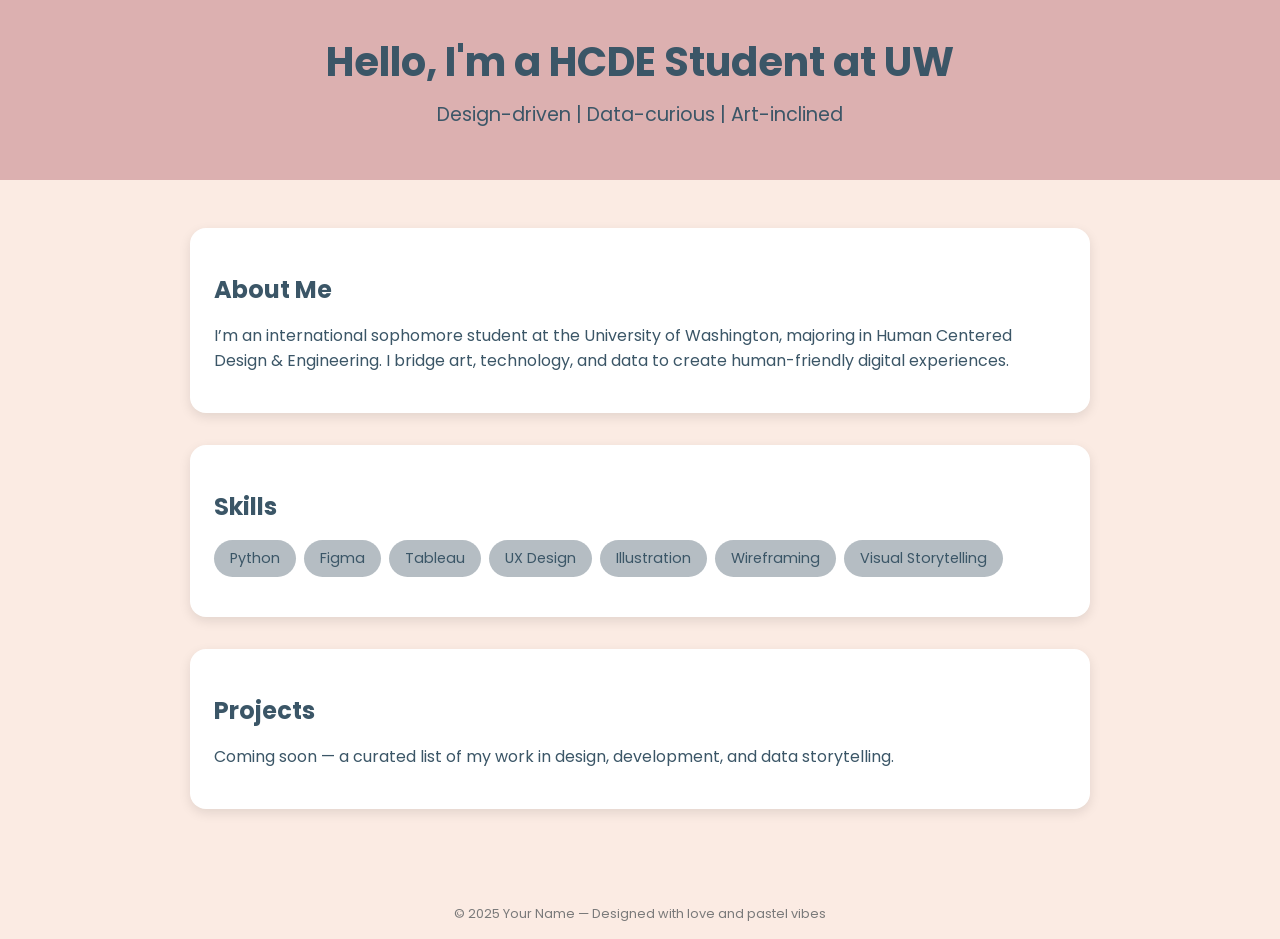
<file: html/index.html>
<!DOCTYPE html>
<html lang="en">
<head>
  <meta charset="UTF-8">
  <meta name="viewport" content="width=device-width, initial-scale=1.0">
  <title>My Portfolio</title>
  <link href="https://fonts.googleapis.com/css2?family=Poppins:wght@300;500;700&display=swap" rel="stylesheet">
  <style>
    body {
      margin: 0;
      font-family: 'Poppins', sans-serif;
      background-color: #fbebe3;
      color: #3b5667;
      overflow-x: hidden;
    }

    header {
      background-color: #dcb0b0;
      padding: 2rem;
      text-align: center;
      animation: fadeIn 1.5s ease-in forwards;
    }

    header h1 {
      margin: 0;
      font-size: 2.5rem;
    }

    header p {
      font-size: 1.2rem;
      margin-top: 0.5rem;
    }

    .container {
      max-width: 900px;
      margin: 2rem auto;
      padding: 1rem;
      animation: slideUp 1s ease-out forwards;
    }

    .card {
      background-color: #ffffff;
      border-radius: 1rem;
      box-shadow: 0 4px 12px rgba(0, 0, 0, 0.1);
      margin-bottom: 2rem;
      padding: 1.5rem;
      transition: transform 0.3s ease;
    }

    .card:hover {
      transform: translateY(-5px);
    }

    h2 {
      color: #3b5667;
      margin-bottom: 1rem;
    }

    ul.skills {
      list-style: none;
      padding: 0;
      display: flex;
      flex-wrap: wrap;
      gap: 0.5rem;
    }

    ul.skills li {
      background-color: #b5bdc3;
      padding: 0.5rem 1rem;
      border-radius: 999px;
      font-size: 0.9rem;
    }

    footer {
      text-align: center;
      padding: 1rem;
      font-size: 0.8rem;
      color: #7a7a7a;
    }

    @keyframes fadeIn {
      from { opacity: 0; transform: translateY(-20px); }
      to { opacity: 1; transform: translateY(0); }
    }

    @keyframes slideUp {
      from { opacity: 0; transform: translateY(30px); }
      to { opacity: 1; transform: translateY(0); }
    }

    @media (max-width: 600px) {
      header h1 {
        font-size: 2rem;
      }
    }
  </style>
</head>
<body>
  <header>
    <h1>Hello, I'm a HCDE Student at UW</h1>
    <p>Design-driven | Data-curious | Art-inclined</p>
  </header>

  <div class="container">
    <div class="card">
      <h2>About Me</h2>
      <p>I’m an international sophomore student at the University of Washington, majoring in Human Centered Design & Engineering. I bridge art, technology, and data to create human-friendly digital experiences.</p>
    </div>

    <div class="card">
      <h2>Skills</h2>
      <ul class="skills">
        <li>Python</li>
        <li>Figma</li>
        <li>Tableau</li>
        <li>UX Design</li>
        <li>Illustration</li>
        <li>Wireframing</li>
        <li>Visual Storytelling</li>
      </ul>
    </div>

    <div class="card">
      <h2>Projects</h2>
      <p>Coming soon — a curated list of my work in design, development, and data storytelling.</p>
    </div>
  </div>

  <footer>
    &copy; 2025 Your Name — Designed with love and pastel vibes
  </footer>
</body>
</html>
</file>
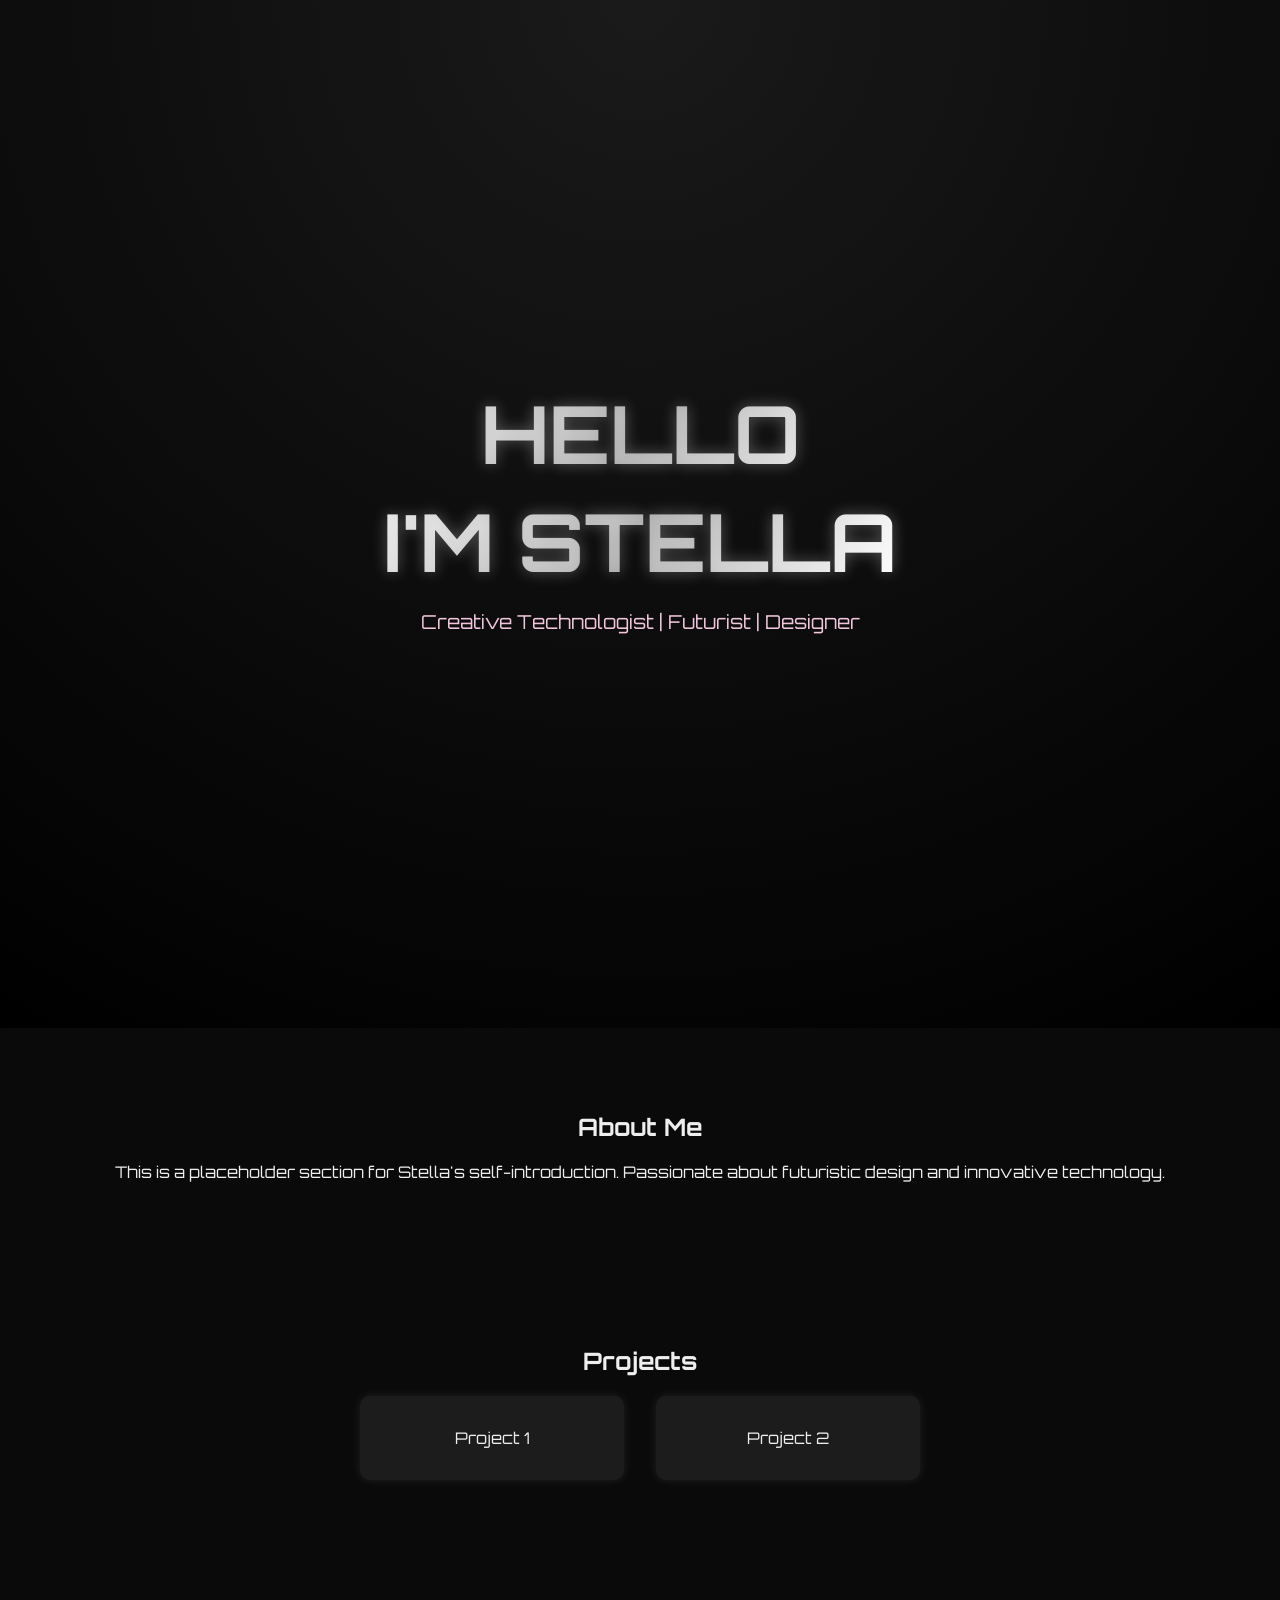
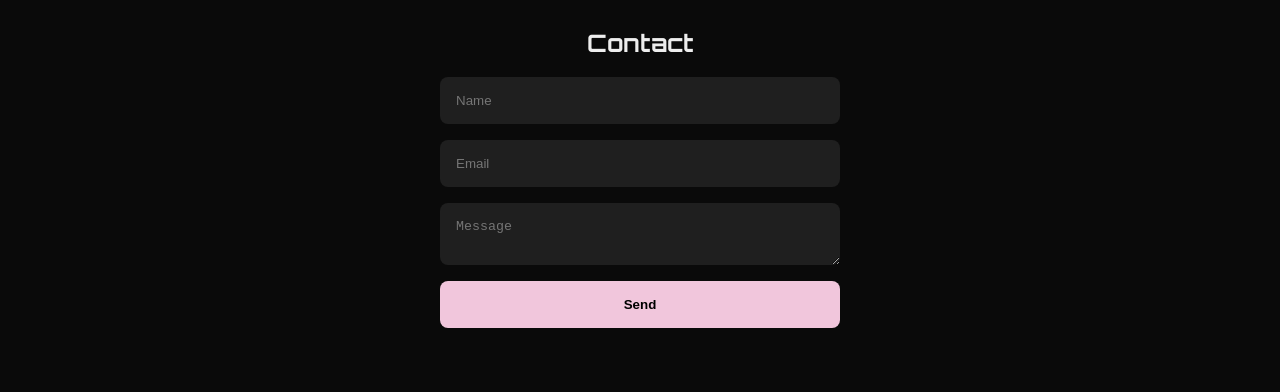
<file: stella-y3k-animated/index.html>
<!DOCTYPE html>
<html lang="en">
<head>
  <meta charset="UTF-8" />
  <meta name="viewport" content="width=device-width, initial-scale=1.0"/>
  <title>Stella's Futuristic Portfolio</title>
  <link rel="stylesheet" href="style.css" />
  <link href="https://fonts.googleapis.com/css2?family=Orbitron:wght@500;700&display=swap" rel="stylesheet">
</head>
<body>
  <section class="hero">
    <div class="hero-inner">
      <h1 class="metal-text animate">HELLO</h1>
      <h2 class="metal-text animate">I'M STELLA</h2>
      <p class="tagline animate">Creative Technologist | Futurist | Designer</p>
    </div>
  </section>

  <section class="about animate">
    <h2>About Me</h2>
    <p>This is a placeholder section for Stella's self-introduction. Passionate about futuristic design and innovative technology.</p>
  </section>

  <section class="projects animate">
    <h2>Projects</h2>
    <div class="project-list">
      <div class="project-card">Project 1</div>
      <div class="project-card">Project 2</div>
    </div>
  </section>

  <section class="contact animate">
    <h2>Contact</h2>
    <form>
      <input type="text" placeholder="Name" />
      <input type="email" placeholder="Email" />
      <textarea placeholder="Message"></textarea>
      <button type="submit">Send</button>
    </form>
  </section>

  <script src="script.js"></script>
</body>
</html>
</file>
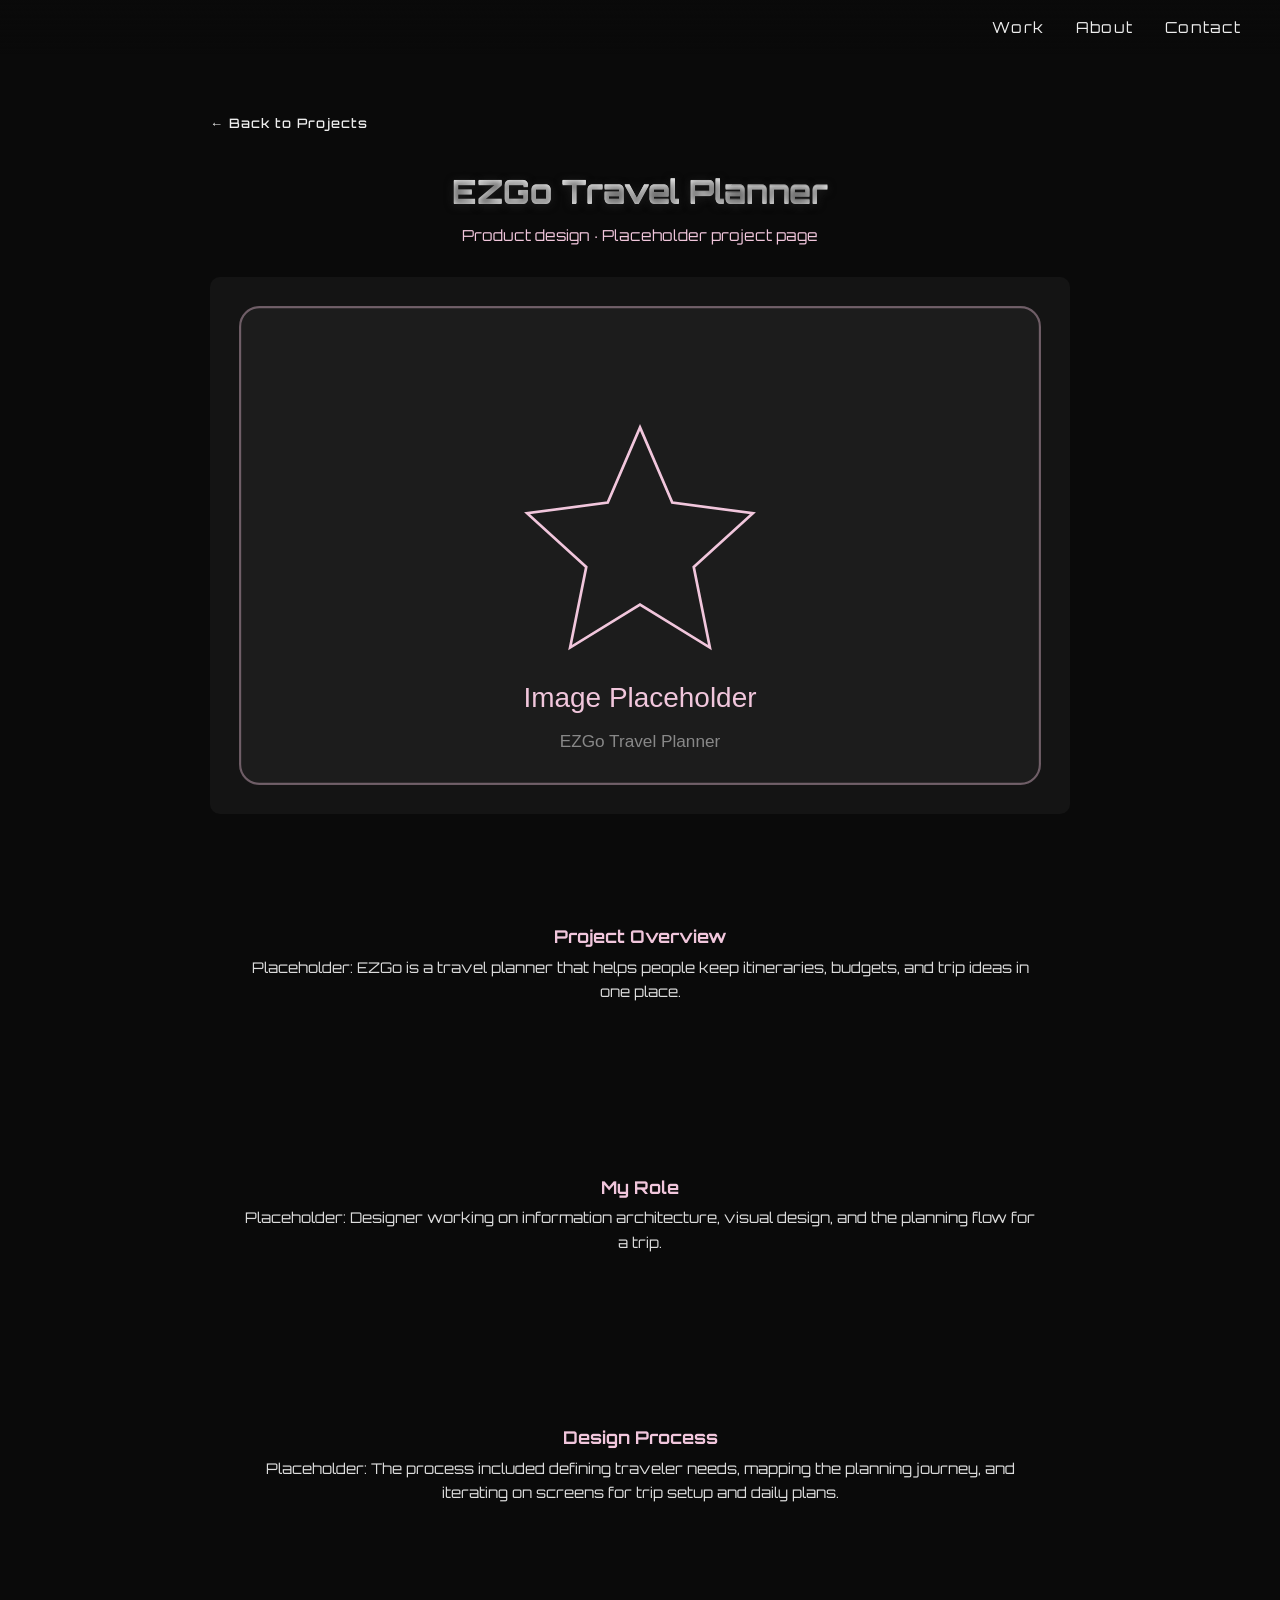
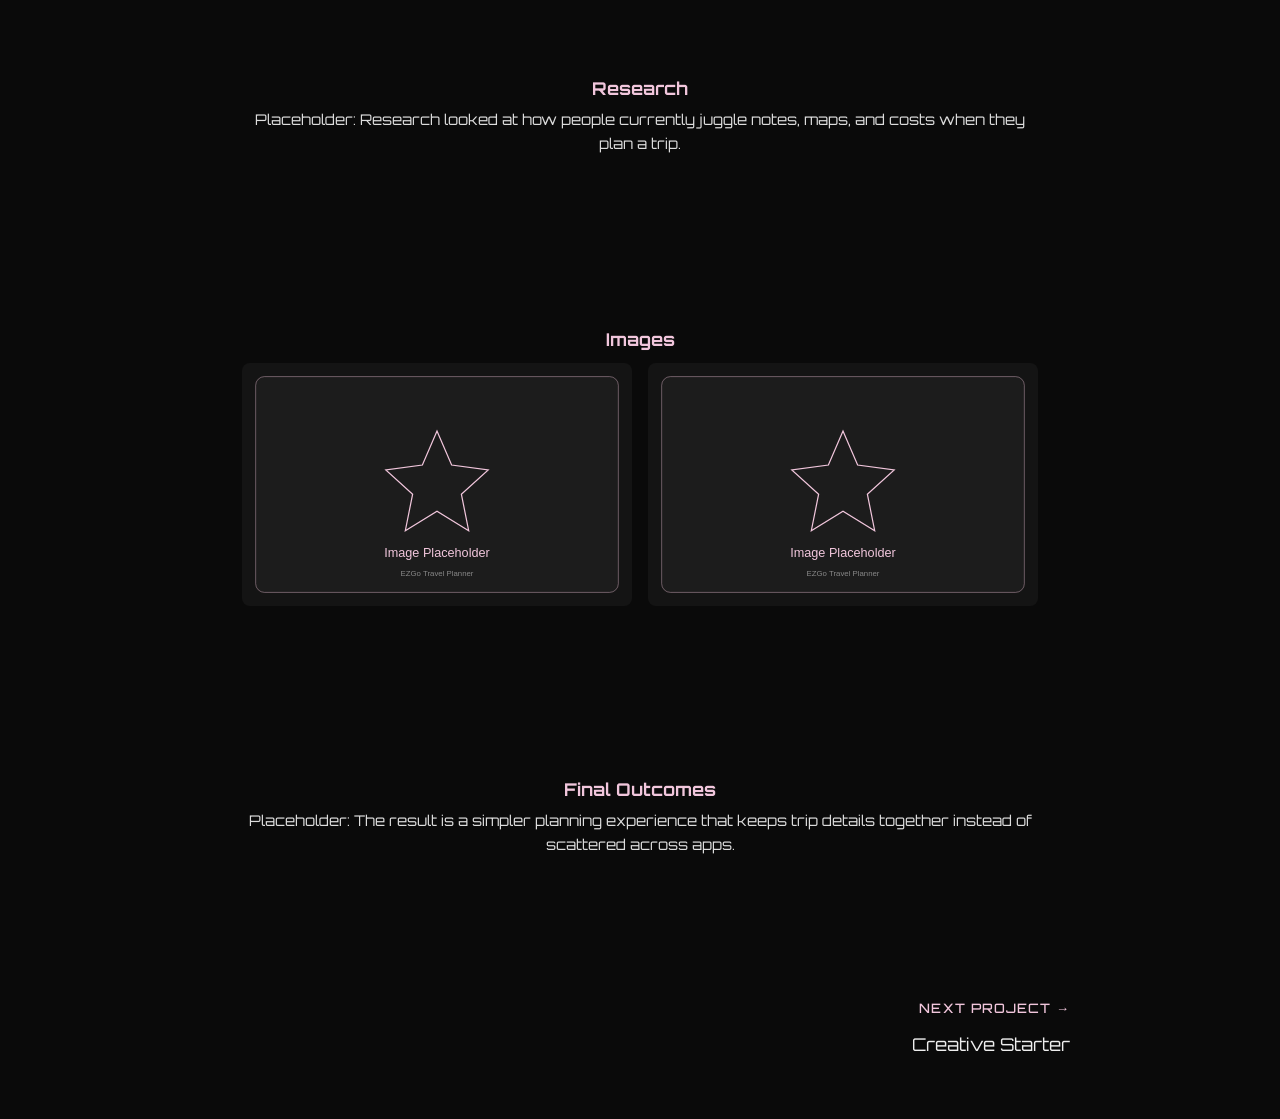
<file: projects/ezgo.html>
<!DOCTYPE html>
<html lang="en">
<head>
  <meta charset="UTF-8" />
  <meta name="viewport" content="width=device-width, initial-scale=1.0"/>
  <title>EZGo Travel Planner | Stella's Portfolio</title>
  <link rel="stylesheet" href="../style.css?v=4" />
  <link href="https://fonts.googleapis.com/css2?family=Orbitron:wght@500;700&display=swap" rel="stylesheet">
</head>
<body>
  <header class="site-header">
    <nav class="site-nav" aria-label="Page">
      <a href="../index.html#project">Work</a>
      <a href="../index.html#about">About</a>
      <a href="../index.html#contact">Contact</a>
    </nav>
  </header>

  <main class="project-detail">
    <a href="../index.html#project" class="back-projects">← Back to Projects</a>
    <h1 class="metallic-shine">EZGo Travel Planner</h1>
    <p class="detail-tagline">Product design · Placeholder project page</p>
    <img class="detail-hero" src="../assets/placeholders/project-ezgo.svg" alt="EZGo Travel Planner image placeholder">

    <section class="detail-block">
      <h2>Project Overview</h2>
      <p>Placeholder: EZGo is a travel planner that helps people keep itineraries, budgets, and trip ideas in one place.</p>
    </section>
    <section class="detail-block">
      <h2>My Role</h2>
      <p>Placeholder: Designer working on information architecture, visual design, and the planning flow for a trip.</p>
    </section>
    <section class="detail-block">
      <h2>Design Process</h2>
      <p>Placeholder: The process included defining traveler needs, mapping the planning journey, and iterating on screens for trip setup and daily plans.</p>
    </section>
    <section class="detail-block">
      <h2>Research</h2>
      <p>Placeholder: Research looked at how people currently juggle notes, maps, and costs when they plan a trip.</p>
    </section>
    <section class="detail-block">
      <h2>Images</h2>
      <div class="detail-gallery">
        <img src="../assets/placeholders/project-ezgo.svg" alt="Planner image placeholder">
        <img src="../assets/placeholders/project-ezgo.svg" alt="Process image placeholder">
      </div>
    </section>
    <section class="detail-block">
      <h2>Final Outcomes</h2>
      <p>Placeholder: The result is a simpler planning experience that keeps trip details together instead of scattered across apps.</p>
    </section>
    <a class="bloom-next" href="creative-starter.html">
      <span class="bloom-small-label">Next project &#8594;</span>
      <span class="bloom-next-title">Creative Starter</span>
    </a>
  </main>

  <script src="../script.js"></script>
</body>
</html>
</file>
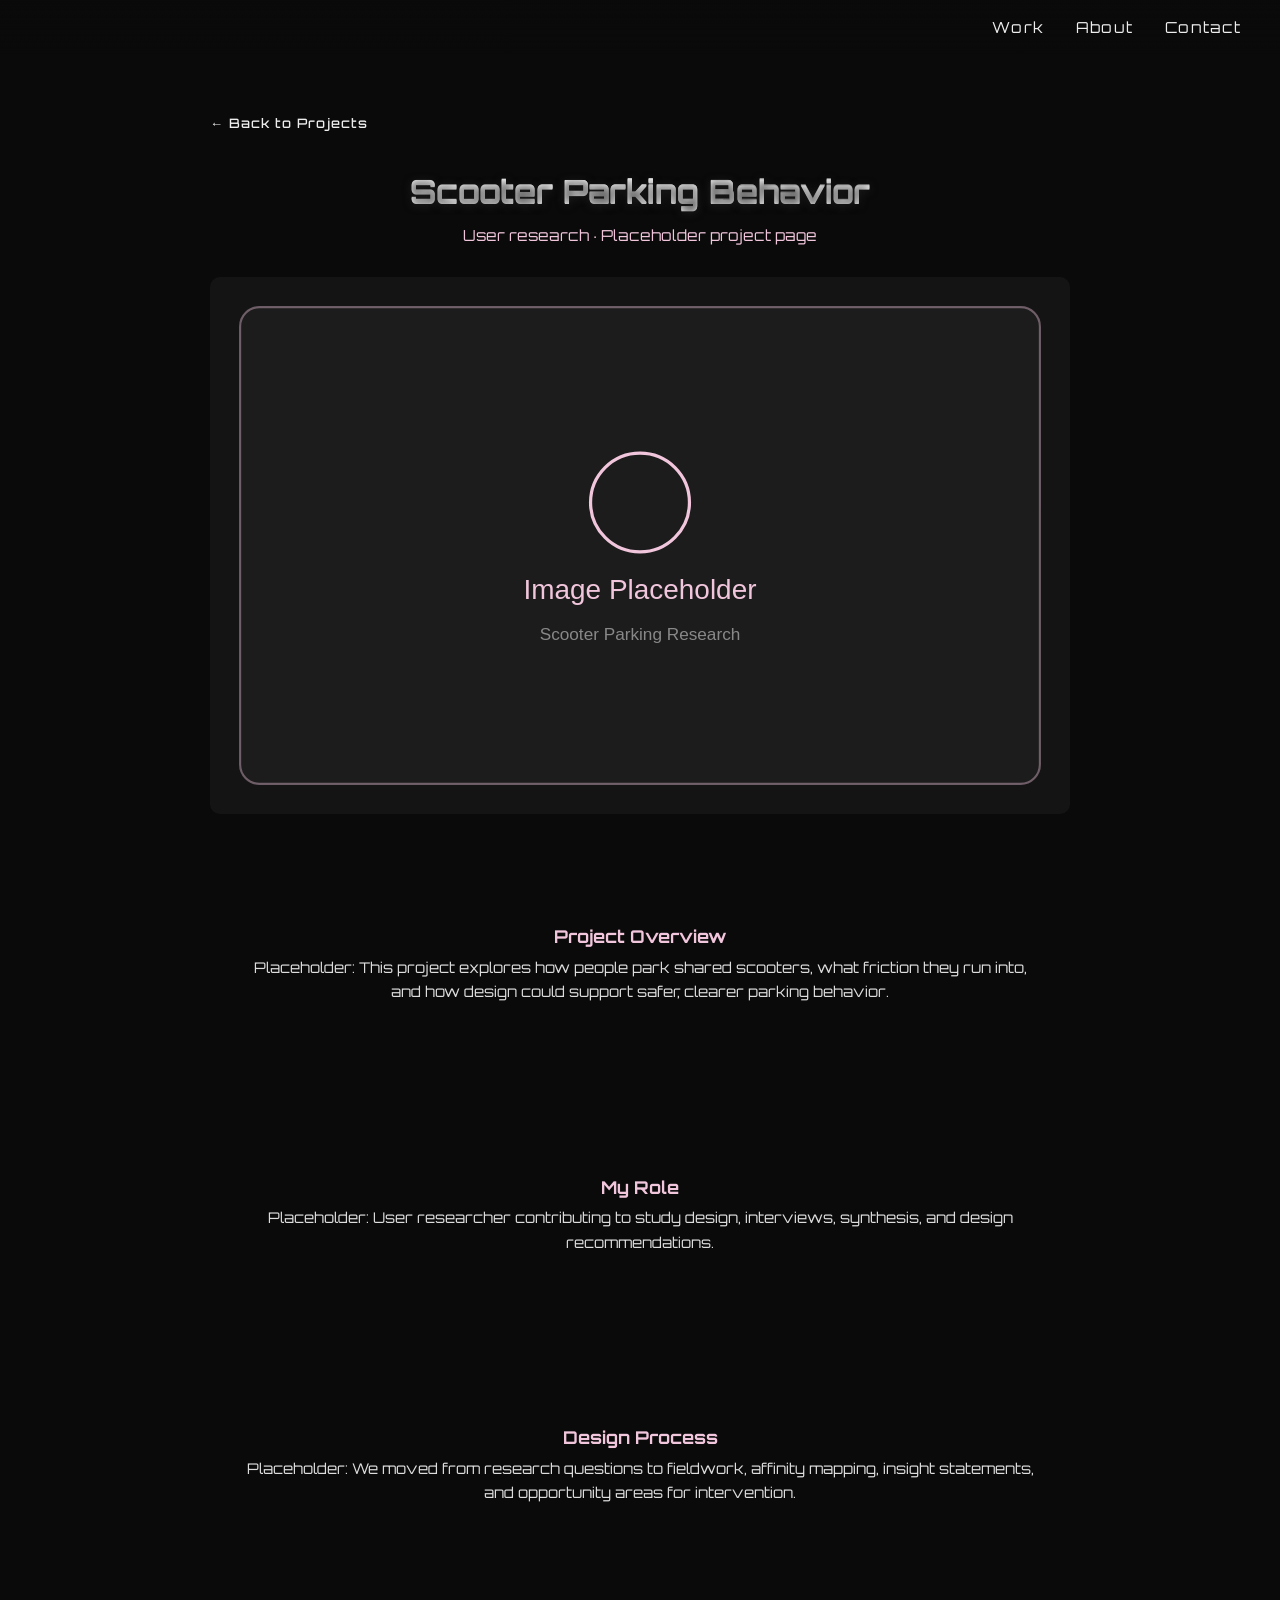
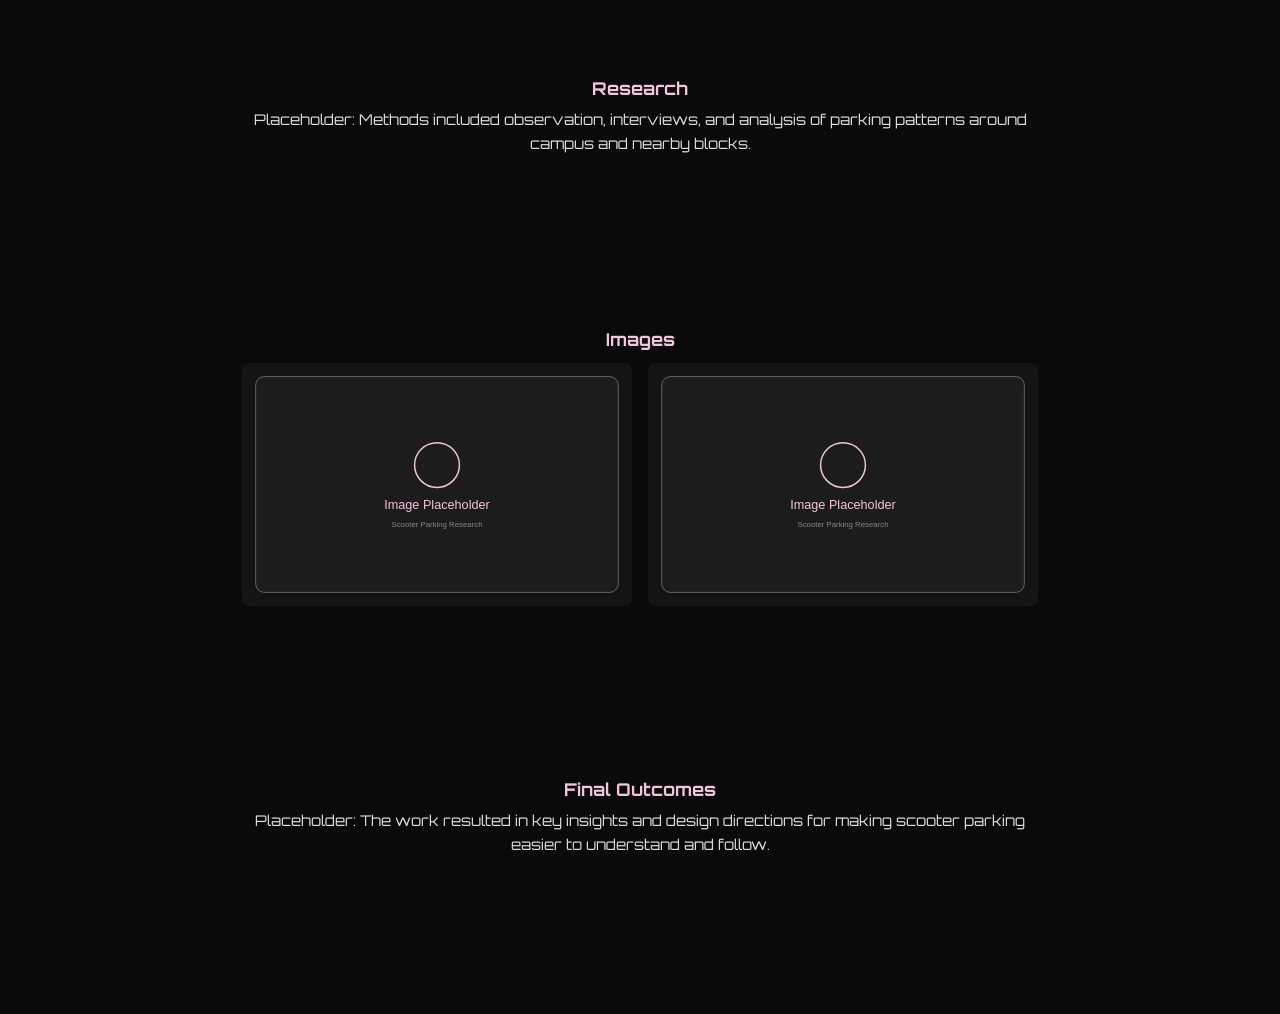
<file: projects/scooter.html>
<!DOCTYPE html>
<html lang="en">
<head>
  <meta charset="UTF-8" />
  <meta name="viewport" content="width=device-width, initial-scale=1.0"/>
  <title>Scooter Parking Behavior | Stella's Portfolio</title>
  <link rel="stylesheet" href="../style.css?v=4" />
  <link href="https://fonts.googleapis.com/css2?family=Orbitron:wght@500;700&display=swap" rel="stylesheet">
</head>
<body>
  <header class="site-header">
    <nav class="site-nav" aria-label="Page">
      <a href="../index.html#project">Work</a>
      <a href="../index.html#about">About</a>
      <a href="../index.html#contact">Contact</a>
    </nav>
  </header>

  <main class="project-detail">
    <a href="../index.html#project" class="back-projects">← Back to Projects</a>
    <h1 class="metallic-shine">Scooter Parking Behavior</h1>
    <p class="detail-tagline">User research · Placeholder project page</p>
    <img class="detail-hero" src="../assets/placeholders/project-scooter.svg" alt="Scooter Parking Behavior project image placeholder">

    <section class="detail-block">
      <h2>Project Overview</h2>
      <p>Placeholder: This project explores how people park shared scooters, what friction they run into, and how design could support safer, clearer parking behavior.</p>
    </section>
    <section class="detail-block">
      <h2>My Role</h2>
      <p>Placeholder: User researcher contributing to study design, interviews, synthesis, and design recommendations.</p>
    </section>
    <section class="detail-block">
      <h2>Design Process</h2>
      <p>Placeholder: We moved from research questions to fieldwork, affinity mapping, insight statements, and opportunity areas for intervention.</p>
    </section>
    <section class="detail-block">
      <h2>Research</h2>
      <p>Placeholder: Methods included observation, interviews, and analysis of parking patterns around campus and nearby blocks.</p>
    </section>
    <section class="detail-block">
      <h2>Images</h2>
      <div class="detail-gallery">
        <img src="../assets/placeholders/project-scooter.svg" alt="Research image placeholder">
        <img src="../assets/placeholders/project-scooter.svg" alt="Process image placeholder">
      </div>
    </section>
    <section class="detail-block">
      <h2>Final Outcomes</h2>
      <p>Placeholder: The work resulted in key insights and design directions for making scooter parking easier to understand and follow.</p>
    </section>
  </main>

  <script src="../script.js"></script>
</body>
</html>
</file>
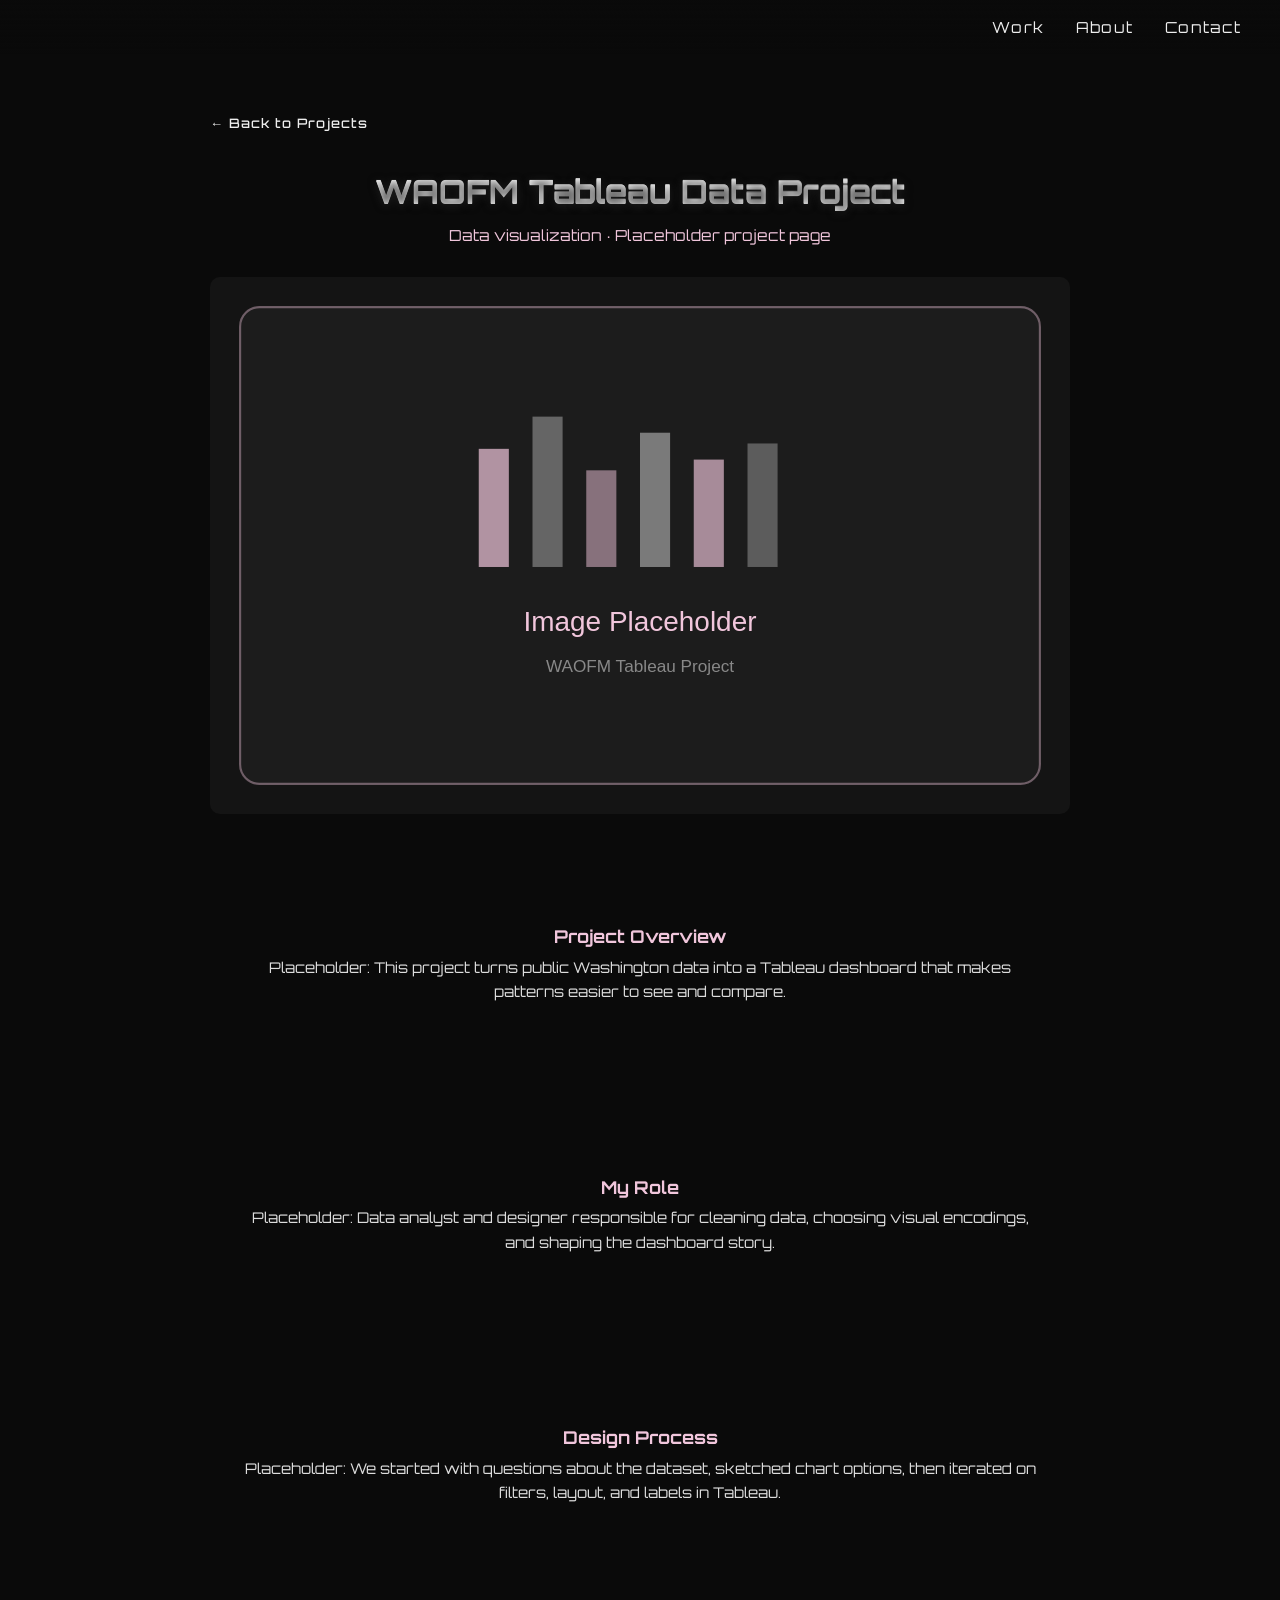
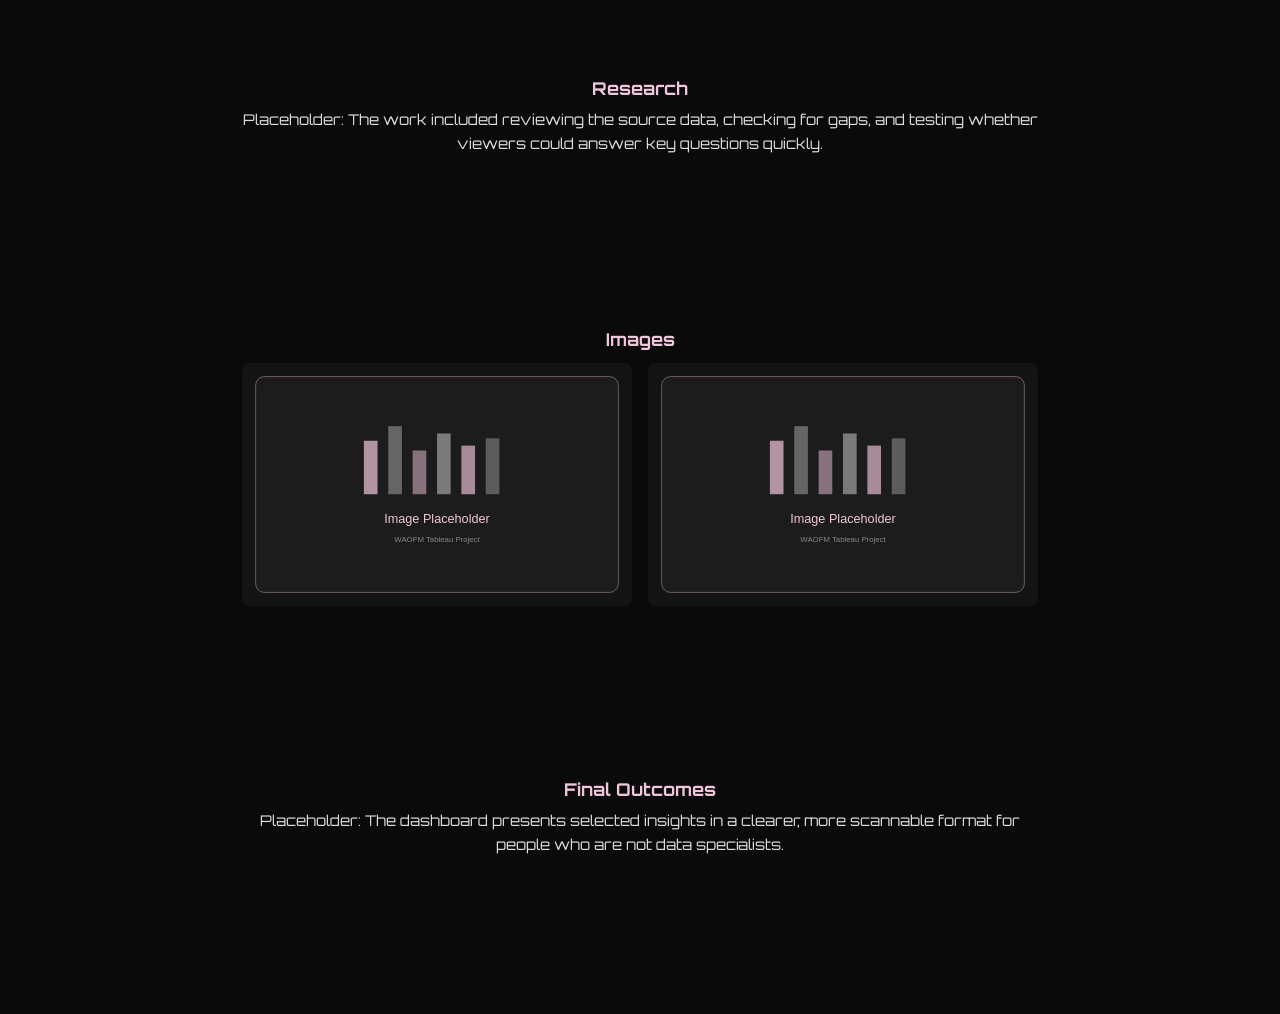
<file: projects/waofm.html>
<!DOCTYPE html>
<html lang="en">
<head>
  <meta charset="UTF-8" />
  <meta name="viewport" content="width=device-width, initial-scale=1.0"/>
  <title>WAOFM Tableau Data Project | Stella's Portfolio</title>
  <link rel="stylesheet" href="../style.css?v=4" />
  <link href="https://fonts.googleapis.com/css2?family=Orbitron:wght@500;700&display=swap" rel="stylesheet">
</head>
<body>
  <header class="site-header">
    <nav class="site-nav" aria-label="Page">
      <a href="../index.html#project">Work</a>
      <a href="../index.html#about">About</a>
      <a href="../index.html#contact">Contact</a>
    </nav>
  </header>

  <main class="project-detail">
    <a href="../index.html#project" class="back-projects">← Back to Projects</a>
    <h1 class="metallic-shine">WAOFM Tableau Data Project</h1>
    <p class="detail-tagline">Data visualization · Placeholder project page</p>
    <img class="detail-hero" src="../assets/placeholders/project-waofm.svg" alt="WAOFM Tableau Data Project image placeholder">

    <section class="detail-block">
      <h2>Project Overview</h2>
      <p>Placeholder: This project turns public Washington data into a Tableau dashboard that makes patterns easier to see and compare.</p>
    </section>
    <section class="detail-block">
      <h2>My Role</h2>
      <p>Placeholder: Data analyst and designer responsible for cleaning data, choosing visual encodings, and shaping the dashboard story.</p>
    </section>
    <section class="detail-block">
      <h2>Design Process</h2>
      <p>Placeholder: We started with questions about the dataset, sketched chart options, then iterated on filters, layout, and labels in Tableau.</p>
    </section>
    <section class="detail-block">
      <h2>Research</h2>
      <p>Placeholder: The work included reviewing the source data, checking for gaps, and testing whether viewers could answer key questions quickly.</p>
    </section>
    <section class="detail-block">
      <h2>Images</h2>
      <div class="detail-gallery">
        <img src="../assets/placeholders/project-waofm.svg" alt="Dashboard image placeholder">
        <img src="../assets/placeholders/project-waofm.svg" alt="Process image placeholder">
      </div>
    </section>
    <section class="detail-block">
      <h2>Final Outcomes</h2>
      <p>Placeholder: The dashboard presents selected insights in a clearer, more scannable format for people who are not data specialists.</p>
    </section>
  </main>

  <script src="../script.js"></script>
</body>
</html>
</file>
<file: stella-y3k-animated/style.css>
body {
  margin: 0;
  font-family: 'Orbitron', sans-serif;
  background-color: #0a0a0a;
  color: #eee;
  overflow-x: hidden;
}

section {
  padding: 4rem 2rem;
  text-align: center;
}

.hero {
  background: radial-gradient(circle at top, #1a1a1a, #000);
  height: 100vh;
  display: flex;
  align-items: center;
  justify-content: center;
  flex-direction: column;
}

.hero-inner {
  animation: fadeIn 2s ease-out;
}

.metal-text {
  font-size: 5rem;
  font-weight: bold;
  background: linear-gradient(120deg, #e6e6e6, #a8a8a8, #ffffff);
  -webkit-background-clip: text;
  color: transparent;
  text-shadow: 0 0 15px rgba(255,255,255,0.3);
  margin: 0.5rem 0;
}

.tagline {
  font-size: 1.2rem;
  color: #f1c6dc;
}

.projects .project-list {
  display: flex;
  justify-content: center;
  gap: 2rem;
  flex-wrap: wrap;
}

.project-card {
  background: #1c1c1c;
  padding: 2rem;
  border-radius: 10px;
  box-shadow: 0 0 10px rgba(255,255,255,0.1);
  width: 200px;
}

form {
  display: flex;
  flex-direction: column;
  gap: 1rem;
  max-width: 400px;
  margin: 0 auto;
}

input, textarea {
  padding: 1rem;
  border-radius: 8px;
  border: none;
  background: #1f1f1f;
  color: white;
}

button {
  background: #f1c6dc;
  border: none;
  padding: 1rem;
  border-radius: 8px;
  color: #000;
  font-weight: bold;
  cursor: pointer;
}

.animate {
  opacity: 0;
  transform: translateY(30px);
  transition: opacity 0.8s ease, transform 0.8s ease;
}

.animate.visible {
  opacity: 1;
  transform: translateY(0);
}

@keyframes fadeIn {
  from { opacity: 0; transform: translateY(-20px); }
  to { opacity: 1; transform: translateY(0); }
}
</file>
<file: style.css>
html {
  scroll-behavior: smooth;
  scroll-padding-top: 4.5rem;
}

body {
  margin: 0;
  font-family: 'Orbitron', sans-serif;
  background-color: #0a0a0a;
  color: #eee;
  overflow-x: hidden;
}

.site-header {
  position: fixed;
  top: 0;
  left: 0;
  right: 0;
  z-index: 100;
  display: flex;
  justify-content: flex-end;
  align-items: center;
  padding: 1.1rem 2.4rem;
  background: linear-gradient(to bottom, rgba(10, 10, 10, 0.88), rgba(10, 10, 10, 0.2) 80%, transparent);
  pointer-events: none;
}

.site-nav {
  display: flex;
  gap: 2rem;
  pointer-events: auto;
}

.site-nav a {
  color: #eee;
  text-decoration: none;
  font-size: 0.95rem;
  letter-spacing: 0.08em;
  font-family: 'Orbitron', sans-serif;
  transition: color 0.25s ease;
}

.site-nav a:visited {
  color: #eee;
}

.site-nav a:hover,
.site-nav a:focus {
  color: #f1c6dc;
}

section {
  padding: 4rem 2rem;
  text-align: center;
}

.hero {
  position: relative;
  background: radial-gradient(circle at top, #1a1a1a, #000);
  height: 100vh;
  min-height: 36rem;
  box-sizing: border-box;
  display: flex;
  align-items: center;
  justify-content: center;
  flex-direction: column;
  padding: 0 2rem 2.6rem;
  overflow: hidden;
}

.hero-inner {
  position: relative;
  z-index: 2;
  width: min(100%, 58rem);
}

.hero-row {
  display: flex;
  justify-content: center;
  align-items: flex-end;
  gap: 2rem;
}

.hello-left {
  transform: translateX(-20px);
}

.stella-right {
  transform: translateX(20px);
}

.metal-text {
  font-size: 6rem;
  font-weight: 900;
  position: relative;
  background: 
    repeating-linear-gradient(135deg, rgba(180,180,180,0.12) 0px, rgba(180,180,180,0.12) 2px, transparent 2px, transparent 10px), /* subtle grunge */
    linear-gradient(120deg, #f8f8f8 0%, #e6e6e6 10%, #bdbdbd 25%, #888 40%, #fff 55%, #a8a8a8 70%, #e6e6e6 85%, #222 100%),
    radial-gradient(ellipse at 60% 40%, rgba(241,198,220,0.5) 0%, rgba(241,198,220,0.1) 40%, transparent 70%),
    linear-gradient(100deg, transparent 40%, #fff 48%, #fff 52%, transparent 60%);
  background-size: 100% 100%, 100% 100%, 100% 100%, 100% 100%;
  background-blend-mode: multiply, lighten, lighten, lighten;
  -webkit-background-clip: text;
  -webkit-text-fill-color: transparent;
  color: transparent;
  text-shadow:
    2px 2px 0 #bdbdbd,
    4px 4px 0 #888,
    6px 6px 0 #222,
    0 1px 0 #fff,
    0 0 2px #fff,
    0 0 1px #000,
    0 0 2px #000;
  letter-spacing: 0.04em;
  margin: 0.5rem 0;
}

.shine {
  text-shadow:
    0 1px 8px rgba(255,255,255,0.25),
    0 0px 2px #fff;
  transition: text-shadow 0.3s;
}

.metallic-shine {
  background: 
    linear-gradient(120deg, #fff 50%, #e6e6e6 60%, #bdbdbd 50%, #fff 100%),
    linear-gradient(90deg, transparent 30%, #fff 40%, #fff 60%, transparent 70%);
  -webkit-background-clip: text;
  -webkit-text-fill-color: transparent;
  color: transparent;
  text-shadow:
    0 2px 8px #222,
    0 1px 0 #fff;
}

.hero-copy {
  position: relative;
  z-index: 2;
  padding: 0 1rem;
  transform: translateY(-22px);
}

.hero .metal-text {
  text-shadow:
    1px 1px 0 #bdbdbd,
    2px 2px 0 #7a7a7a,
    0 1px 0 rgba(255, 255, 255, 0.35),
    0 0 6px rgba(255, 255, 255, 0.16);
}

.hero-hello {
  font-size: clamp(2.95rem, 4.01vw, 4.37rem);
  font-weight: 700;
  letter-spacing: 0.08em;
  margin: 0 0 27px;
  opacity: 0;
  animation: heroFade 0.85s ease forwards;
}

.hero-name {
  font-size: clamp(4.96rem, 7.61vw, 8.44rem);
  font-weight: 900;
  letter-spacing: 0.03em;
  line-height: 0.95;
  margin: 0 0 39px;
  opacity: 0;
  animation: heroFade 0.85s ease 0.16s forwards;
}

.hero-stella {
  font-size: 1em;
}

.hero-statement {
  max-width: 48rem;
  margin: 0 auto 28px;
  color: #f1c6dc;
  font-size: clamp(1.15rem, 1.45vw, 1.6rem);
  line-height: 1.35;
  font-weight: 500;
  opacity: 0;
  animation: heroFade 0.85s ease 0.3s forwards;
}

.hero-school {
  margin: 0;
  color: #b1b1b1;
  font-size: clamp(0.88rem, 0.94vw, 1.05rem);
  letter-spacing: 0.16em;
  text-transform: uppercase;
  opacity: 0;
  animation: heroFade 0.85s ease 0.44s forwards;
}

@keyframes heroFade {
  from { opacity: 0; transform: translateY(12px); }
  to { opacity: 1; transform: translateY(0); }
}

.projects .project-list {
  display: grid;
  grid-template-columns: repeat(2, minmax(0, 414px));
  justify-content: center;
  gap: 3.2rem 2.8rem;
  max-width: 873px;
  margin: 0 auto;
}

.project-card {
  position: relative;
  background: rgba(28, 28, 28, 0.55);
  padding: 0.9rem 0.9rem 1.2rem;
  border-radius: 10px;
  box-shadow: 0 0 10px rgba(255,255,255,0.1);
  width: auto;
  color: inherit;
  text-decoration: none;
  cursor: pointer;
  display: flex;
  flex-direction: column;
  align-items: center;
  transition: transform 0.3s cubic-bezier(.4,2,.6,1), box-shadow 0.3s cubic-bezier(.4,2,.6,1);
}

.project-thumb {
  position: relative;
  display: block;
  width: 100%;
  border-radius: 8px;
  overflow: hidden;
  box-shadow: 0 0 10px rgba(255,255,255,0.08);
  max-width: 90%;
  margin: 0 auto;
}

.project-thumb::after {
  content: "";
  position: absolute;
  inset: 0;
  background: linear-gradient(to top, rgba(10, 10, 10, 0.98) 0%, rgba(10, 10, 10, 0.82) 16%, rgba(10, 10, 10, 0.6) 32%, rgba(10, 10, 10, 0.3) 52%, rgba(10, 10, 10, 0.12) 70%, rgba(10, 10, 10, 0.03) 84%, transparent 100%);
  pointer-events: none;
}

.project-thumb img {
  display: block;
  width: 100%;
  height: 100%;
  aspect-ratio: 16 / 10;
  object-fit: cover;
  object-position: center;
  opacity: 0.72;
}

.project-card--farestart .project-thumb img {
  object-position: center top;
  opacity: 1;
  filter: none;
}

.project-card--creative-starter .project-thumb img {
  opacity: 0.8;
}

.project-title {
  margin: 0.85rem 0 0.3rem;
  font-size: 0.95rem;
  font-weight: 700;
  color: #f1c6dc;
  letter-spacing: 0.03em;
}

.project-desc {
  margin: 0 0 0.2rem;
  font-size: 0.72rem;
  line-height: 1.45;
  color: #bbb;
  max-width: 28em;
}

.project-label {
  margin: 0 0 0.28rem;
  font-size: 0.58rem;
  letter-spacing: 0.08em;
  color: #9a9a9a;
  text-transform: uppercase;
}

form {
  display: flex;
  flex-direction: column;
  gap: 1rem;
  max-width: 400px;
  margin: 0 auto;
  position: relative;
}



.send-img-absolute-copy {
  position: absolute;
  right: 390px;
  bottom: 200px;
  width: 220px;
  height: auto;
  z-index: 1;
  pointer-events: none;
  opacity: 0.6;
}

.send-img-absolute-copy2 {
  position: absolute;
  right: -210px;
  bottom: 200px;
  width: 230px;
  height: auto;
  z-index: 1;
  pointer-events: none;
  opacity: 0.6;
}

input, textarea {
  padding: 1rem;
  border-radius: 8px;
  border: none;
  background: #1f1f1f;
  color: white;
}

button {
  background: #f1c6dc;
  border: none;
  padding: 1rem;
  border-radius: 8px;
  color: #000;
  font-weight: bold;
  cursor: pointer;
}

.resume-btn {
  display: inline-block;
  margin-top: 1.5rem;
  padding: 0.8rem 2.2rem;
  background: #f1c6dc;
  color: #1c1c1c;
  font-weight: bold;
  border: none;
  border-radius: 8px;
  font-size: 1.1rem;
  text-decoration: none;
  transition: transform 0.25s cubic-bezier(.4,2,.6,1), box-shadow 0.25s;
  box-shadow: 0 2px 8px rgba(241,198,220,0.15);
  cursor: pointer;
}

.resume-btn:hover {
  transform: scale(1.08);
  box-shadow: 0 4px 16px rgba(241,198,220,0.25);
}

.resume-btn:hover {
  color: #fff;
}

.animate {
  opacity: 0;
  transform: translateY(30px);
  transition: opacity 0.8s ease, transform 0.8s ease;
}

.animate.visible {
  opacity: 1;
  transform: translateY(0);
}

.about {
  position: relative;
  padding: 5.5rem 2rem 6rem;
}

.about h2 {
  margin-bottom: 2.4rem;
}

.about-star {
  position: absolute;
  pointer-events: none;
  opacity: 0.38;
  z-index: 0;
}

.about-star--heading {
  top: 1.6rem;
  left: 8%;
  width: 88px;
}

.about-intro {
  position: relative;
  z-index: 1;
  display: grid;
  grid-template-columns: minmax(180px, 230px) minmax(0, 34rem);
  justify-content: center;
  align-items: start;
  gap: 3.4rem 3.8rem;
  text-align: left;
  max-width: 860px;
  margin: 0 auto;
}

.about-portrait img {
  display: block;
  width: 100%;
  aspect-ratio: 4 / 5;
  object-fit: cover;
  border-radius: 2px;
  box-shadow:
    0 0 0 1px rgba(255, 255, 255, 0.12),
    0 10px 28px rgba(0, 0, 0, 0.35);
  transition: transform 0.45s ease;
}

.about-portrait img:hover {
  transform: scale(1.02);
}

.about-copy h3 {
  margin: 0 0 1.1rem;
  font-size: 1.45rem;
  letter-spacing: 0.03em;
  color: #f1c6dc;
}

.about-copy p {
  margin: 0 0 1rem;
  font-size: 0.92rem;
  line-height: 1.7;
  color: #d8d8d8;
  max-width: 34rem;
}

.resume-text {
  display: inline-block;
  margin-top: 0.55rem;
  color: #f1c6dc;
  font-size: 0.82rem;
  letter-spacing: 0.06em;
  text-decoration: none;
  transition: opacity 0.25s ease, letter-spacing 0.25s ease;
}

.resume-text:hover,
.resume-text:focus {
  opacity: 0.75;
  letter-spacing: 0.09em;
}

.contact-social-links {
  display: flex;
  flex-direction: column;
  align-items: flex-end;
  gap: 0.6rem;
  width: min(100%, 400px);
  margin: 1.25rem auto 0;
}

.contact-social-links .resume-text {
  margin-top: 0;
  font-size: 0.72rem;
}

.projects {
  padding: 2.6rem 2rem 4rem;
}

.projects h2 {
  margin: 0 0 40px;
}

.contact {
  position: relative;
  transition: transform 0.3s ease;
  cursor: pointer;
}

.contact:hover {
  transform: scale(1.02);
}

.stella-bg-container {
  position: relative;
  display: inline-block;
}

.stella-bg-img {
  position: absolute;
  top: 56%;
  right: -26%;
  left: auto;
  transform: translateY(-8%) translateX(48%);
  width: 430px;
  max-width: 46vw;
  height: auto;
  opacity: 0;
  z-index: 1;
  pointer-events: none;
  animation: heroHandIn 1.1s ease 0.4s forwards;
}

.stella-star-img {
  position: absolute;
  top: calc(-48% + 20px);
  left: calc(-12% - 30px);
  right: auto;
  transform: none;
  width: 162px;
  max-width: 25vw;
  height: auto;
  opacity: 0.56;
  z-index: 1;
  pointer-events: none;
}

.stella-bg-img-large {
  position: absolute;
  top: 50%;
  left: 50%;
  transform: translate(-50%, -50%);
  width: 100vw;
  min-width: 100vw;
  max-width: 100vw;
  height: auto;
  opacity: 0.2;
  filter: brightness(0.68) contrast(0.9) saturate(0.88);
  z-index: 0;
  pointer-events: none;
}

.stella-bg-container::after {
  content: "";
  position: absolute;
  inset: 8% 6%;
  background: radial-gradient(ellipse at center, rgba(0, 0, 0, 0.32) 0%, rgba(0, 0, 0, 0) 72%);
  z-index: 1;
  pointer-events: none;
}

@keyframes heroHandIn {
  from { opacity: 0; }
  to { opacity: 0.62; }
}

.about.animate {
  position: relative;
}

.projects.animate {
  position: relative;
  z-index: 1;
}



.project-list a:last-child {
  position: relative;
}

.project-list a:last-child .projects-img-absolute {
  position: absolute;
  top: -38%;
  left: 20%;
  transform: translate(70%, 5%);
  width: 220px;
  height: auto;
  z-index: 0;
  pointer-events: none;
  opacity: 0.6;
}

.project2-img-absolute {
  position: absolute;
  top: 60%;
  left: 69%;
  transform: translateY(-30%) translateX(20px);
  width: 180px;
  height: auto;
  z-index: 0;
  pointer-events: none;
  opacity: 0.6;
  transition: none;
}

.project-card:hover + .project2-img-absolute,
.project2-img-absolute:hover {
  transform: translateY(-50%) translateX(20px); /* Prevent zoom on hover */
}

.between-project-contact-img {
  position: absolute;
  left: 0;
  top: 120vh;
  width: 120vw;
  height: auto;
  opacity: 0.2;
  z-index: 0;
  pointer-events: none;
  transform: rotate(-8deg) scaleY(0.35) translateX(-8vw);
}

@keyframes fadeIn {
  from { opacity: 0; transform: translateY(-20px); }
  to { opacity: 1; transform: translateY(0); }
}

@keyframes fancyShimmerBounce {
  0% {
    filter: brightness(1.05) drop-shadow(0 0 4px #f1c6dc);
    transform: scale(1) translateY(0);
  }
  10% {
    filter: brightness(1.15) drop-shadow(0 0 8px #f1c6dc);
    transform: scale(1.05, 0.97) translateY(-8px);
  }
  20% {
    filter: brightness(1.05) drop-shadow(0 0 4px #f1c6dc);
    transform: scale(0.98, 1.04) translateY(4px);
  }
  30% {
    filter: brightness(1.08) drop-shadow(0 0 6px #fff);
    transform: scale(1.02, 0.98) translateY(-2px);
  }
  40% {
    filter: brightness(1.02) drop-shadow(0 0 3px #f1c6dc);
    transform: scale(1) translateY(0);
  }
  100% {
    filter: brightness(1.05) drop-shadow(0 0 4px #f1c6dc);
    transform: scale(1) translateY(0);
  }
}

.metal-text.animate {
  animation: fancyShimmerBounce 2.2s cubic-bezier(.4,2,.6,1) 0s 1, shine 2.5s linear 0.5s infinite alternate;
}

@keyframes shine {
  0% {
    text-shadow:
      2px 2px 0 #bdbdbd,
      4px 4px 0 #888,
      6px 6px 0 #222,
      0 1px 0 #fff,
      0 0 2px #fff;
  }
  100% {
    text-shadow:
      0 0 8px #fff,
      0 0 12px #f1c6dc,
      0 0 6px #fff,
      0 1px 0 #fff,
      0 0 2px #fff;
  }
}

@keyframes sendPulseShine {
  0% {
    box-shadow: 0 0 0px #f1c6dc, 0 0 0px #fff;
  }
  20% {
    box-shadow: 0 0 12px #f1c6dc, 0 0 24px #fff;
  }
  40% {
    box-shadow: 0 0 8px #f1c6dc, 0 0 16px #fff;
  }
  60% {
    box-shadow: 0 0 16px #f1c6dc, 0 0 32px #fff;
  }
  80% {
    box-shadow: 0 0 8px #f1c6dc, 0 0 8px #fff;
  }
  100% {
    box-shadow: 0 0 0px #f1c6dc, 0 0 0px #fff;
  }
}

button[type='submit'] {
  background: #f1c6dc;
  border: none;
  padding: 1rem;
  border-radius: 8px;
  color: #000;
  font-weight: bold;
  cursor: pointer;
  transition: transform 0.25s cubic-bezier(.4,2,.6,1), box-shadow 0.25s;
  box-shadow: 0 2px 8px rgba(241,198,220,0.15);
  font-size: 1.1rem;
  font-family: 'Orbitron', sans-serif;
}

button[type='submit']:hover,
button[type='submit']:focus {
  transform: scale(1.08);
  box-shadow: 0 4px 16px rgba(241,198,220,0.25);
  color: #fff;
  animation: none;
}

.project-card:hover,
.project-card:focus-visible {
  transform: scale(1.08);
  z-index: 1;
  box-shadow: 0 0 16px rgba(241, 198, 220, 0.6), 0 0 24px rgba(255, 255, 255, 0.25);
}

@media (prefers-reduced-motion: reduce) {
  .project-card {
    transition: none;
  }

  .project-card:hover,
  .project-card:focus-visible {
    transform: none;
  }
}

.project-detail {
  padding: 7rem 2rem 4rem;
  max-width: 860px;
  margin: 0 auto;
  text-align: left;
}

.project-detail h1 {
  text-align: center;
  font-size: 2rem;
  margin-bottom: 0.6rem;
}

.project-detail .detail-tagline {
  text-align: center;
  color: #f1c6dc;
  font-size: 0.95rem;
  margin-bottom: 2rem;
}

.detail-hero {
  width: 100%;
  border-radius: 10px;
  margin-bottom: 2rem;
  display: block;
}

.detail-block {
  margin-bottom: 1.8rem;
}

.detail-block h2 {
  font-size: 1.1rem;
  color: #f1c6dc;
  margin-bottom: 0.55rem;
}

.detail-block p {
  font-size: 0.92rem;
  line-height: 1.65;
  color: #ddd;
  margin: 0;
}

.detail-gallery {
  display: grid;
  grid-template-columns: 1fr 1fr;
  gap: 1rem;
  margin-top: 0.8rem;
}

.detail-gallery img {
  width: 100%;
  border-radius: 8px;
  display: block;
}

.back-projects {
  display: inline-flex;
  align-items: center;
  gap: 0.35rem;
  margin: 0.2rem 0 1.1rem;
  padding: 0;
  background: none;
  border: none;
  box-shadow: none;
  color: #eee;
  font-family: 'Orbitron', sans-serif;
  font-size: 13px;
  line-height: 1.2;
  font-weight: 500;
  letter-spacing: 0.08em;
  text-decoration: none;
  cursor: pointer;
}

.back-projects:hover,
.back-projects:focus {
  color: #f1c6dc;
  background: none;
  box-shadow: none;
  transform: none;
}

@media (max-width: 700px) {
  .projects .project-list,
  .detail-gallery {
    grid-template-columns: 1fr;
  }

  .about-intro {
    grid-template-columns: 1fr;
    gap: 1.8rem;
    max-width: 28rem;
  }

  .about-portrait {
    max-width: 210px;
  }

  .site-nav {
    gap: 1.1rem;
  }

  .hero {
    min-height: 100svh;
    padding-bottom: 2.4rem;
  }

  .stella-bg-img {
    width: 230px;
    max-width: 42vw;
    top: 78%;
    right: -16%;
    transform: translateY(8%) translateX(22%);
  }

  .stella-star-img {
    width: 98px;
    max-width: 24vw;
    top: calc(-20% + 16px);
    left: calc(-4% - 20px);
  }

  .stella-bg-img-large {
    opacity: 0.16;
  }

  .hero-name {
    margin-bottom: 38px;
  }

  .hero-statement {
    max-width: 22rem;
  }
}

@media (prefers-reduced-motion: reduce) {
  .hero-hello,
  .hero-name,
  .hero-statement,
  .hero-school,
  .stella-bg-img {
    animation: none;
    opacity: 1;
  }

  .stella-bg-img {
    animation: none;
    opacity: 1;
  }
}

.about-columns ul {
  list-style: none;
  padding-left: 0;
  margin-left: 0;
}

/* Bloom case study — scoped so the rest of the site stays unchanged */
.bloom-page {
  --bloom-gap: 24px;
  --bloom-radius: 14px;
  background-color: #0a0a0a;
  color: #eee;
}

.bloom-page section {
  padding: 0;
  text-align: left;
}

.bloom {
  position: relative;
  box-sizing: border-box;
  width: 100%;
  max-width: 1240px;
  margin: 0 auto;
  padding: 5.75rem 56px 4rem;
}

.bloom-wave {
  position: absolute;
  top: 4rem;
  left: 50%;
  width: 120vw;
  max-width: none;
  transform: translateX(-50%);
  opacity: 0.08;
  pointer-events: none;
  z-index: 0;
}

.bloom > *:not(.bloom-wave) {
  position: relative;
  z-index: 1;
}

.bloom-back {
  display: inline-flex;
  margin: 0 0 32px;
}

.bloom-grid {
  display: grid;
  grid-template-columns: repeat(12, minmax(0, 1fr));
  column-gap: var(--bloom-gap);
  row-gap: 32px;
  align-items: start;
}

.bloom-span-3 { grid-column: 1 / 4; }
.bloom-span-4 { grid-column: 1 / 5; }
.bloom-span-5 { grid-column: 1 / 6; }
.bloom-span-6 { grid-column: 1 / 7; }
.bloom-span-7 { grid-column: 1 / 8; }
.bloom-span-8 { grid-column: 1 / 9; }
.bloom-span-12 { grid-column: 1 / -1; }
.bloom-span-2-5 { grid-column: 2 / 6; }
.bloom-span-2-6 { grid-column: 2 / 7; }
.bloom-span-2-8 { grid-column: 2 / 9; }
.bloom-span-2-11 { grid-column: 2 / 12; }
.bloom-span-3-6 { grid-column: 3 / 7; }
.bloom-span-3-10 { grid-column: 3 / 11; }
.bloom-span-4-6 { grid-column: 4 / 7; }
.bloom-span-4-10 { grid-column: 4 / 11; }
.bloom-span-5-8 { grid-column: 5 / 9; }
.bloom-span-7-9 { grid-column: 7 / 10; }
.bloom-span-7-10 { grid-column: 7 / 11; }
.bloom-span-7-11 { grid-column: 7 / 12; }
.bloom-span-7-12 { grid-column: 7 / -1; }
.bloom-span-8-12 { grid-column: 8 / -1; }
.bloom-span-9-12 { grid-column: 9 / -1; }
.bloom-span-10-12 { grid-column: 10 / -1; }

.bloom-project-title {
  font-family: 'Orbitron', sans-serif;
  font-size: 96px;
  line-height: 0.95;
  letter-spacing: 0.04em;
  margin: 0 0 20px;
}

.bloom-section-title {
  font-family: 'Orbitron', sans-serif;
  font-size: 44px;
  line-height: 1.08;
  letter-spacing: 0.02em;
  margin: 0;
}

.bloom-subsection-title {
  font-family: 'Orbitron', sans-serif;
  font-size: 26px;
  line-height: 1.15;
  letter-spacing: 0.02em;
  margin: 0 0 16px;
}

.bloom-body {
  font-family: Inter, "Segoe UI", sans-serif;
  font-size: 17px;
  line-height: 1.65;
  color: #d8d8d8;
  max-width: 640px;
}

.bloom-span-5 .bloom-body,
.bloom-contrib .bloom-body,
.bloom-insight .bloom-body {
  max-width: none;
}

.bloom-body p {
  margin: 0 0 16px;
}

.bloom-body p:last-child {
  margin-bottom: 0;
}

.bloom-small-label {
  font-family: 'Orbitron', sans-serif;
  font-size: 13px;
  line-height: 1.2;
  font-weight: 500;
  letter-spacing: 0.08em;
  text-transform: uppercase;
  color: #f1c6dc;
  margin: 0 0 8px;
}

.bloom-caption,
.bloom-real-caption {
  font-family: Inter, "Segoe UI", sans-serif;
  font-size: 14px;
  line-height: 1.5;
  color: rgba(255, 255, 255, 0.72);
  max-width: 90%;
  margin: 12px 0 0;
  font-style: normal;
}

.bloom-cell {
  display: flex;
  flex-direction: column;
  min-width: 0;
}

.bloom-finding-title {
  font-family: 'Orbitron', sans-serif;
  font-size: 18px;
  line-height: 1.35;
  font-weight: 500;
  color: #eee;
  margin: 0 0 8px;
}

.bloom-finding-body {
  font-family: Inter, "Segoe UI", sans-serif;
  font-size: 15px;
  line-height: 1.55;
  color: #d8d8d8;
  margin: 0 0 8px;
}

.bloom-section-num {
  font-family: 'Orbitron', sans-serif;
  font-size: 19px;
  line-height: 1;
  letter-spacing: 0.08em;
  color: #f1c6dc;
  margin: 0 0 12px;
}

.bloom-mode-label {
  font-family: 'Orbitron', sans-serif;
  font-size: 13px;
  line-height: 1.2;
  font-weight: 500;
  letter-spacing: 0.12em;
  text-transform: uppercase;
  color: #f1c6dc;
  margin: 0 0 16px;
}

.bloom-hero-sub {
  font-size: 22px;
  line-height: 1.3;
  color: #f1c6dc;
  margin-bottom: 24px;
}

.bloom-overview {
  row-gap: 36px;
}

.bloom-overview .bloom-meta,
.bloom-overview .bloom-contrib {
  margin-top: 8px;
}

.bloom-meta {
  display: grid;
  grid-template-columns: 1fr 1fr;
  gap: 16px 24px;
  margin: 0;
}

.bloom-meta dd {
  margin: 0;
  color: #eee;
}

.bloom-contrib .bloom-body {
  color: #d8d8d8;
}

.bloom-section {
  margin-top: 140px;
  padding-top: 0;
}

.bloom-section .bloom-section-title {
  margin-bottom: 24px;
}

.bloom-quote {
  margin: 8px 0;
  padding: 0 0 0 16px;
  border-left: 2px solid #f1c6dc;
  font-family: Inter, "Segoe UI", sans-serif;
  font-size: 22px;
  font-weight: 500;
  line-height: 1.35;
  color: #eee;
  font-style: normal;
}

.bloom-media {
  position: relative;
  width: 100%;
  margin: 0;
  overflow: hidden;
  border-radius: var(--bloom-radius);
  box-shadow: 0 0 0 1px rgba(255, 255, 255, 0.08);
}

.bloom-media--soft {
  box-shadow: 0 0 0 1px rgba(255, 255, 255, 0.07);
}

.bloom-media--primary {
  box-shadow: 0 0 0 1px rgba(241, 198, 220, 0.16), 0 8px 24px rgba(0, 0, 0, 0.22);
}

.bloom-media img,
.bloom-video-poster,
.bloom-video-el {
  display: block;
  width: 100%;
  height: 100%;
  object-fit: cover;
}

.bloom-ph {
  position: absolute;
  inset: 0;
  display: flex;
  flex-direction: column;
  align-items: center;
  justify-content: center;
  padding: 16px;
  text-align: center;
  pointer-events: none;
}

.bloom-ph[hidden] {
  display: none;
}

.bloom-ph-label,
.bloom-ph-note,
.bloom-ph-hint {
  margin: 0;
}

.bloom-ph-label,
.bloom-ph-note {
  font-family: 'Orbitron', sans-serif;
  font-weight: 500;
  letter-spacing: 0.08em;
  text-transform: uppercase;
  color: #f1c6dc;
}

.bloom-ph-label {
  font-size: 13px;
}

.bloom-ph-note {
  margin-top: 6px;
  font-size: 12px;
}

.bloom-ph-hint {
  font-family: Inter, "Segoe UI", sans-serif;
  width: 70%;
  max-width: 22rem;
  margin-top: 8px;
  font-size: 13px;
  line-height: 1.45;
  color: rgba(200, 200, 200, 0.58);
}

.bloom-media--hero {
  height: 480px;
}

.bloom-media--explore,
.bloom-media--material {
  height: 300px;
}

.bloom-media--action {
  height: 340px;
}

.bloom-media--mini {
  height: 210px;
}

.bloom-media--vulva,
.bloom-media--uterus {
  height: 380px;
}

.bloom-media--support {
  height: 220px;
}

.bloom-media--strip {
  height: 160px;
}

.bloom-media--process {
  height: 240px;
}

.bloom-media--book {
  height: 260px;
}

.bloom-media--walkthrough {
  height: 460px;
}

.bloom-media--loop {
  height: 260px;
}

.bloom-media--showcase {
  height: 390px;
}

.bloom-story {
  margin-top: 64px;
  row-gap: 32px;
}

#action.bloom-story {
  margin-top: 32px;
}

#touch.bloom-story {
  margin-top: 80px;
}

.bloom-story--dimension {
  margin-top: 88px;
}

.bloom-making {
  margin-top: 56px;
  row-gap: 24px;
}

.bloom-progress-title {
  margin-top: 16px;
  margin-bottom: 0;
}

.bloom-story--experience {
  margin-top: 88px;
}

.bloom-section--use {
  margin-top: 140px;
}

.bloom-use-sub {
  margin-top: 8px;
  color: #f1c6dc;
}

.bloom-tri-row {
  display: grid;
  grid-template-columns: repeat(3, minmax(0, 1fr));
  gap: var(--bloom-gap);
}

#showcase.bloom-story {
  margin-top: 88px;
}

.bloom-findings {
  align-self: stretch;
}

.bloom-finding {
  padding: 0 0 12px;
  margin-bottom: 12px;
  border-bottom: 1px solid rgba(255, 255, 255, 0.1);
}

.bloom-finding:last-child {
  border-bottom: 0;
  margin-bottom: 0;
  padding-bottom: 0;
}

.bloom-insight-label {
  margin: 12px 0 6px;
  letter-spacing: 0.05em;
}

.bloom-insight {
  margin: 8px 0 0;
}

.bloom-insight--next {
  padding-top: 20px;
  border-top: 1px solid rgba(255, 255, 255, 0.12);
}

.bloom-story--reflect {
  margin-top: 88px;
  row-gap: 24px;
}

.bloom-next {
  display: flex;
  flex-direction: column;
  align-items: flex-end;
  gap: 8px;
  margin-top: 80px;
  text-decoration: none;
  color: inherit;
}

.bloom-next-title {
  font-family: 'Orbitron', sans-serif;
  font-size: 1.1rem;
  color: #eee;
}

.bloom-next:hover .bloom-next-title {
  color: #f1c6dc;
}

@media (max-width: 980px) {
  .bloom-grid,
  .bloom-story,
  .bloom-making,
  .bloom-tri-row {
    grid-template-columns: 1fr 1fr;
  }

  [class*="bloom-span-"] {
    grid-column: 1 / -1;
  }

  .bloom-span-6,
  .bloom-span-7-12,
  .bloom-span-3-6,
  .bloom-span-7-10,
  .bloom-span-2-6,
  .bloom-span-7-11,
  .bloom-span-4,
  .bloom-span-5-8,
  .bloom-span-9-12,
  .bloom-span-3,
  .bloom-span-4-6,
  .bloom-span-7-9,
  .bloom-span-10-12 {
    grid-column: auto;
  }

  .bloom-quote {
    font-size: 20px;
  }

  .bloom-media--hero,
  .bloom-media--walkthrough,
  .bloom-media--vulva,
  .bloom-media--uterus,
  .bloom-media--action,
  .bloom-media--showcase {
    height: auto;
    aspect-ratio: 16 / 9;
  }

  .bloom-media--explore,
  .bloom-media--material,
  .bloom-media--process,
  .bloom-media--book,
  .bloom-media--support,
  .bloom-media--mini,
  .bloom-media--loop,
  .bloom-media--strip {
    height: auto;
    aspect-ratio: 4 / 3;
  }
}

@media (max-width: 700px) {
  .bloom {
    padding: 6rem 22px 3.5rem;
  }

  .bloom-grid,
  .bloom-story,
  .bloom-making,
  .bloom-tri-row,
  .bloom-meta {
    grid-template-columns: 1fr;
  }

  [class*="bloom-span-"] {
    grid-column: 1 / -1;
  }

  .bloom-project-title {
    font-size: 54px;
  }

  .bloom-section-title {
    font-size: 34px;
  }

  .bloom-subsection-title {
    font-size: 22px;
  }

  .bloom-hero-sub {
    font-size: 22px;
  }

  .bloom-body {
    font-size: 16px;
  }

  .bloom-section,
  .bloom-section--use,
  .bloom-story--experience,
  .bloom-story--dimension,
  #touch.bloom-story,
  #showcase.bloom-story,
  .bloom-story--reflect {
    margin-top: 80px;
  }

  .bloom-next {
    align-items: flex-start;
  }
}

@media (prefers-reduced-motion: reduce) {
  .bloom-page * {
    animation: none !important;
    transition: none !important;
  }
}

/* HusCooks case study — Bloom type, grid, and spacing; layout only where Bloom has no pattern */
.husk-page .bloom {
  max-width: 1248px;
  padding-left: 64px;
  padding-right: 64px;
}
.husk-page .bloom-body strong,
.husk-page .bloom-real-caption strong {
  font-weight: 600;
  color: #eee;
}

.husk-page .bloom-body a {
  color: #f1c6dc;
  text-underline-offset: 0.16em;
}

.husk-page .bloom-body a:hover,
.husk-page .bloom-body a:focus-visible {
  color: #fff;
}

.husk-page .bloom-grid > *,
.husk-hero,
.husk-hero-screen,
.husk-boards,
.husk-compare,
.husk-decision,
.husk-findings-wrap {
  min-width: 0;
}

.husk-hero {
  display: flex;
  align-items: flex-end;
  justify-content: center;
  gap: 32px;
  width: 100%;
  margin: 0;
}

.husk-hero-screen {
  flex: 0 1 auto;
  margin: 0;
  max-width: 100%;
}

.husk-hero-screen img {
  display: block;
  width: auto;
  height: 432px;
  max-width: 100%;
  border-radius: var(--bloom-radius);
  box-shadow: 0 0 0 1px rgba(241, 198, 220, 0.16), 0 8px 24px rgba(0, 0, 0, 0.22);
}

.husk-hero-screen--center img {
  height: 480px;
}

.husk-findings-wrap,
.husk-boards,
.husk-stage {
  grid-column: 1 / -1;
  justify-self: center;
}

.husk-findings-wrap {
  width: min(100%, 1050px);
  margin-inline: auto;
  text-align: left;
}

.husk-findings-wrap .bloom-small-label,
.husk-question .bloom-small-label {
  margin-bottom: 16px;
  text-align: left;
}

.husk-findings {
  display: grid;
  grid-template-columns: repeat(3, minmax(0, 1fr));
  gap: 28px 32px;
}

.husk-finding {
  margin: 0;
  padding-top: 14px;
  border-top: 1px solid rgba(255, 255, 255, 0.12);
}

.husk-finding .bloom-body {
  max-width: none;
}

.husk-question .bloom-quote {
  margin: 0;
}

.husk-boards {
  display: grid;
  grid-template-columns: repeat(3, minmax(0, 1fr));
  gap: 24px;
  align-items: start;
  width: min(100%, 1050px);
  margin-inline: auto;
  text-align: left;
}

.husk-board .bloom-small-label {
  margin: 14px 0 6px;
}

.husk-board .bloom-finding-title {
  margin: 0 0 6px;
}

.husk-board .bloom-real-caption {
  max-width: none;
  margin-top: 0;
}

.husk-page .husk-zoom {
  display: block;
  width: 100%;
  margin: 0;
  padding: 0;
  border: 0;
  border-radius: var(--bloom-radius);
  background: #fff;
  color: inherit;
  font: inherit;
  font-weight: 400;
  line-height: 0;
  text-align: left;
  cursor: zoom-in;
  overflow: hidden;
  box-shadow: 0 0 0 1px rgba(255, 255, 255, 0.08);
}

.husk-page .husk-zoom img {
  display: block;
  width: 100%;
  height: auto;
  object-fit: contain;
  background: #fff;
}

.husk-page .husk-zoom:hover {
  box-shadow: 0 0 0 1px rgba(241, 198, 220, 0.45);
}

.husk-page .husk-zoom:focus-visible {
  outline: 2px solid #f1c6dc;
  outline-offset: 3px;
}

.husk-decision {
  display: flex;
  flex-direction: column;
  align-items: center;
  gap: 24px;
  margin-top: 8px;
}

.husk-decision + .husk-decision {
  margin-top: 28px;
}

.husk-decision .bloom-subsection-title,
.husk-takeaway .bloom-subsection-title {
  margin-bottom: 12px;
}

.husk-decision .bloom-mode-label {
  margin-bottom: 10px;
}

.husk-page .bloom-grid > .bloom-span-7,
.husk-page .bloom-grid > .bloom-span-8,
.husk-page .husk-question,
.husk-page .husk-takeaway {
  grid-column: 1 / -1;
  width: 100%;
  max-width: none;
  justify-self: stretch;
}

.husk-page .bloom-section-num,
.husk-page .bloom-project-title,
.husk-page .bloom-section-title,
.husk-page .bloom-hero-sub {
  max-width: 900px;
  margin-inline: auto;
  text-align: center;
  text-wrap: balance;
}

.husk-heading {
  display: flex;
  flex-direction: column;
  align-items: flex-start;
  width: fit-content;
  max-width: min(900px, 100%);
  margin-inline: auto;
}

.bloom-page:not(.husk-page) .bloom {
  max-width: 1248px;
  padding-left: 64px;
  padding-right: 64px;
}

.bloom-page:not(.husk-page) .case-block,
.bloom-page:not(.husk-page) .case-copy,
.bloom-page:not(.husk-page) .husk-facts {
  grid-column: 1 / -1;
}

.bloom-page:not(.husk-page) .case-copy {
  box-sizing: border-box;
  width: min(100%, 760px);
  max-width: 760px;
  margin-inline: auto;
  justify-self: center;
}

.bloom-page:not(.husk-page) .case-copy.bloom-body,
.bloom-page:not(.husk-page) .case-copy .bloom-body,
.bloom-page:not(.husk-page) .case-block .husk-lead,
.bloom-page:not(.husk-page) .husk-facts .bloom-contrib .bloom-body {
  max-width: none;
}

.bloom-page:not(.husk-page) .case-block .husk-lead,
.bloom-page:not(.husk-page) .case-copy.husk-lead {
  width: min(100%, 820px);
  max-width: 820px;
  margin-inline: auto;
}

.bloom-page:not(.husk-page) .bloom-hero-sub {
  display: block;
  max-width: 900px;
  margin-inline: auto;
  text-align: center;
}

.husk-facts .bloom-meta {
  grid-template-columns: minmax(0, 1fr) minmax(0, 1fr);
  column-gap: 36px;
  row-gap: 14px;
  width: 100%;
  margin: 0;
}

.husk-facts .bloom-meta > div {
  min-width: 0;
}

.husk-facts .bloom-meta dd {
  max-width: none;
}

.bloom-page:not(.husk-page) .husk-facts .bloom-meta,
.bloom-page:not(.husk-page) .husk-facts .bloom-contrib {
  margin-top: 0;
}

.bloom-page:not(.husk-page) .bloom-next {
  align-items: flex-start;
  width: min(100%, 760px);
  margin-top: 48px;
  margin-inline: auto;
  padding-top: 28px;
  border-top: 1px solid rgba(255, 255, 255, 0.12);
  text-align: left;
}

.husk-page .husk-heading .bloom-section-num,
.husk-page .husk-heading .bloom-project-title,
.husk-page .husk-heading .bloom-section-title {
  width: auto;
  max-width: none;
  margin-left: 0;
  margin-right: 0;
  text-align: left;
}

.husk-page .bloom-grid > .bloom-body,
.husk-page .bloom-span-8 .bloom-body,
.husk-page .husk-decision .bloom-body,
.husk-page .husk-takeaway .bloom-body,
.husk-page .husk-question {
  max-width: 760px;
  margin-inline: auto;
  text-align: left;
}

.husk-page .bloom-grid > .husk-lead,
.husk-page .bloom-span-8 .husk-lead {
  width: min(100%, 820px);
  max-width: 820px;
  margin-inline: auto;
  justify-self: center;
}

.husk-page .bloom-grid > .husk-question,
.husk-page .bloom-grid > .husk-takeaway {
  width: min(100%, 760px);
  max-width: 760px;
  margin-inline: auto;
  justify-self: center;
  text-align: left;
}

.husk-page .bloom-subsection-title,
.husk-page .bloom-mode-label,
.husk-page .bloom-body p,
.husk-page .bloom-quote {
  width: auto;
  max-width: none;
  margin-inline: 0;
  text-align: left;
  text-wrap: wrap;
}

.husk-page .bloom-hero-sub {
  text-align: center;
  text-wrap: balance;
}

.husk-decision-copy,
.husk-decision > .bloom-body,
.husk-page .husk-takeaway {
  width: min(100%, 760px);
  text-align: left;
}

.husk-facts {
  width: min(100%, 820px);
  margin-inline: auto;
  justify-self: center;
  display: flex;
  flex-direction: column;
  gap: 22px;
  text-align: left;
}

.husk-page .husk-facts .bloom-meta,
.husk-page .husk-facts .bloom-contrib {
  margin-top: 0;
}

.husk-page .husk-facts .bloom-contrib .bloom-body {
  max-width: none;
  margin: 0;
}

.husk-page .husk-facts .bloom-body p {
  margin-bottom: 12px;
}

.husk-page .husk-facts .bloom-body p:last-child {
  margin-bottom: 0;
}

.husk-compare {
  display: grid;
  grid-template-columns: 1fr 1fr;
  gap: 16px;
  align-items: start;
  width: min(100%, 720px);
}

.husk-pair {
  display: flex;
  flex-direction: column;
  align-items: center;
  margin: 0;
}

.husk-pair .bloom-small-label,
.husk-pair .bloom-real-caption {
  width: min(100%, 268px);
  max-width: 268px;
}

.husk-pair .bloom-small-label {
  text-align: center;
}

.husk-pair .bloom-small-label {
  margin-bottom: 10px;
}

.husk-pair .bloom-real-caption {
  margin-top: 12px;
}

.husk-shot {
  display: block;
  width: min(100%, 268px);
  height: auto;
  border-radius: var(--bloom-radius);
  background: #141414;
  box-shadow: 0 0 0 1px rgba(255, 255, 255, 0.08);
}

.husk-stage {
  width: min(100%, 850px);
  margin-inline: auto;
}

.husk-stage .bloom-real-caption,
.husk-stage .husk-fallback {
  max-width: none;
  margin-inline: 0;
  text-align: left;
}

.husk-video {
  width: 100%;
  margin: 0;
}

.husk-takeaway {
  margin-top: 8px;
}

.husk-page .bloom-next {
  align-items: flex-start;
  width: min(100%, 760px);
  margin-top: 48px;
  margin-inline: auto;
  padding-top: 28px;
  border-top: 1px solid rgba(255, 255, 255, 0.12);
  text-align: left;
}

.husk-video-frame {
  position: relative;
  width: 100%;
  aspect-ratio: 16 / 9;
  overflow: hidden;
  border-radius: var(--bloom-radius);
  background: #111;
  box-shadow: 0 0 0 1px rgba(241, 198, 220, 0.16), 0 8px 24px rgba(0, 0, 0, 0.22);
}

.husk-page .husk-video-play {
  display: block;
  position: relative;
  width: 100%;
  height: 100%;
  margin: 0;
  padding: 0;
  border: 0;
  border-radius: 0;
  background: #111;
  color: inherit;
  font: inherit;
  cursor: pointer;
}

.husk-video-play img {
  display: block;
  width: 100%;
  height: 100%;
  object-fit: cover;
}

.husk-play-icon {
  position: absolute;
  left: 50%;
  top: 50%;
  width: 76px;
  height: 76px;
  border: 2px solid #f1c6dc;
  border-radius: 50%;
  background: rgba(10, 10, 10, 0.72);
  transform: translate(-50%, -50%);
}

.husk-play-icon::after {
  content: "";
  position: absolute;
  left: 30px;
  top: 22px;
  border-style: solid;
  border-width: 16px 0 16px 26px;
  border-color: transparent transparent transparent #fff;
}

.husk-page .husk-video-play:hover .husk-play-icon,
.husk-page .husk-video-play:focus-visible .husk-play-icon {
  background: rgba(10, 10, 10, 0.88);
}

.husk-page .husk-video-play:focus-visible {
  outline: 2px solid #f1c6dc;
  outline-offset: 3px;
}

.husk-video-iframe {
  display: block;
  width: 100%;
  height: 100%;
  border: 0;
}

.husk-fallback {
  margin-top: 12px;
}

.husk-lightbox {
  width: min(920px, calc(100vw - 32px));
  max-height: calc(100vh - 32px);
  margin: auto;
  padding: 16px 16px 20px;
  border: 0;
  border-radius: var(--bloom-radius);
  background: #111;
  color: #eee;
  overflow: auto;
  box-shadow: 0 24px 80px rgba(0, 0, 0, 0.55);
}

.husk-lightbox::backdrop {
  background: rgba(0, 0, 0, 0.82);
}

.husk-lightbox-bar {
  position: sticky;
  top: 0;
  z-index: 1;
  display: flex;
  justify-content: flex-end;
  margin: -16px -16px 12px;
  padding: 12px 12px 8px;
  background: #111;
}

.husk-lightbox-bar form {
  margin: 0;
}

.husk-page .husk-lightbox-close {
  margin: 0;
  padding: 0.45rem 0.85rem;
  border: 0;
  border-radius: 8px;
  background: #f1c6dc;
  color: #0a0a0a;
  font-family: 'Orbitron', sans-serif;
  font-size: 12px;
  font-weight: 500;
  letter-spacing: 0.08em;
  text-transform: uppercase;
  cursor: pointer;
}

.husk-page .husk-lightbox-close:hover,
.husk-page .husk-lightbox-close:focus-visible {
  background: #fff;
  color: #0a0a0a;
  transform: none;
  box-shadow: none;
}

.husk-lightbox img {
  display: block;
  width: min(100%, 880px);
  height: auto;
  margin: 0 auto;
}

@media (max-width: 1280px) {
  .husk-page .bloom,
  .bloom-page:not(.husk-page) .bloom {
    padding-left: 48px;
    padding-right: 48px;
  }
}

@media (max-width: 980px) {
  .husk-page .bloom,
  .bloom-page:not(.husk-page) .bloom {
    padding-left: 32px;
    padding-right: 32px;
  }
}

@media (max-width: 900px) {
  .husk-boards {
    grid-template-columns: 1fr;
    width: min(100%, 420px);
    max-width: 420px;
    margin-inline: auto;
  }
}

@media (max-width: 840px) {
  .husk-hero {
    flex-direction: column;
    align-items: center;
    gap: 20px;
  }

  .husk-hero-screen--left { order: 2; }
  .husk-hero-screen--center { order: 1; }
  .husk-hero-screen--right { order: 3; }

  .husk-hero-screen {
    width: min(240px, 100%);
  }

  .husk-hero-screen--center {
    width: min(268px, 100%);
  }

  .husk-hero-screen img,
  .husk-hero-screen--center img {
    height: auto;
    width: 100%;
    max-width: 100%;
  }
}

@media (max-width: 800px) {
  .husk-findings {
    grid-template-columns: 1fr;
  }
}

@media (max-width: 700px) {
  .husk-page .bloom,
  .bloom-page:not(.husk-page) .bloom {
    padding-left: 20px;
    padding-right: 20px;
  }

  .husk-facts .bloom-meta {
    grid-template-columns: minmax(0, 1fr);
    row-gap: 14px;
  }

  .husk-compare {
    grid-template-columns: 1fr;
    justify-items: start;
  }

  .husk-pair {
    align-items: center;
  }

  .husk-shot,
  .husk-pair .bloom-small-label,
  .husk-pair .bloom-real-caption {
    width: min(100%, 248px);
  }

  .husk-lightbox {
    width: calc(100vw - 20px);
    max-height: calc(100vh - 20px);
    padding: 12px;
  }

  .husk-lightbox img {
    width: max(100%, 640px);
    max-width: none;
  }

  .husk-play-icon {
    width: 64px;
    height: 64px;
  }

  .husk-play-icon::after {
    left: 25px;
    top: 18px;
    border-width: 14px 0 14px 22px;
  }
}

@media (max-width: 420px) {
  .site-header {
    padding-right: 14px;
    padding-left: 14px;
  }

  .site-nav {
    gap: 0.7rem;
  }

  .site-nav a {
    font-size: 0.78rem;
  }
}

.bloom-page:not(.husk-page) .bloom-sheet {
  display: flex;
  flex-direction: column;
  align-items: stretch;
  gap: 28px;
  width: min(100%, 820px);
  margin-inline: auto;
  text-align: left;
}

.bloom-page:not(.husk-page) .bloom-sheet.bloom-section {
  margin-top: 96px;
}

.bloom-page:not(.husk-page) .bloom-sheet .husk-heading,
.bloom-page:not(.husk-page) .bloom-sheet figure {
  width: 100%;
  max-width: none;
  margin: 0;
}

.bloom-page:not(.husk-page) .bloom-sheet .bloom-project-title,
.bloom-page:not(.husk-page) .bloom-sheet .bloom-section-title,
.bloom-page:not(.husk-page) .bloom-sheet .bloom-subsection-title {
  margin-bottom: 0;
}

.bloom-page:not(.husk-page) .bloom-sheet .bloom-hero-sub {
  max-width: none;
  margin: 0;
  text-align: left;
}

.bloom-page:not(.husk-page) .bloom-sheet .bloom-body,
.bloom-page:not(.husk-page) .bloom-sheet .bloom-real-caption,
.bloom-page:not(.husk-page) .bloom-sheet .husk-facts {
  width: 100%;
  max-width: none;
  margin-inline: 0;
}

.bloom-page:not(.husk-page) .bloom-sheet .bloom-media--hero,
.bloom-page:not(.husk-page) .bloom-sheet .bloom-media--explore {
  height: auto;
  aspect-ratio: 4 / 3;
}

.bloom-page:not(.husk-page) .bloom-sheet .bloom-media--hero,
.bloom-page:not(.husk-page) .bloom-sheet .bloom-frame {
  aspect-ratio: 16 / 9;
}

.bloom-page:not(.husk-page) .bloom-trio,
.bloom-page:not(.husk-page) .bloom-pair {
  display: grid;
  gap: 16px;
  align-items: start;
}

.bloom-page:not(.husk-page) .bloom-trio {
  grid-template-columns: repeat(3, minmax(0, 1fr));
}

.bloom-page:not(.husk-page) .bloom-pair {
  grid-template-columns: 1fr 1fr;
}

.bloom-page:not(.husk-page) .bloom-concept h3 {
  margin: 12px 0 8px;
}

.bloom-page:not(.husk-page) .bloom-concept .bloom-body {
  margin: 0;
}

.bloom-page:not(.husk-page) .bloom-closer {
  display: flex;
  flex-direction: column;
  gap: 20px;
  margin-top: 8px;
  padding-top: 28px;
  border-top: 1px solid rgba(255, 255, 255, 0.12);
}

.bloom-page:not(.husk-page) .bloom-closer .bloom-mode-label {
  margin-bottom: 8px;
}

.bloom-page:not(.husk-page) .bloom-modes {
  display: flex;
  flex-direction: column;
  gap: 0;
}

.bloom-page:not(.husk-page) .bloom-mode {
  margin: 0;
  padding: 20px 0 4px;
  border-top: 1px solid rgba(255, 255, 255, 0.12);
}

.bloom-page:not(.husk-page) .bloom-mode .bloom-subsection-title {
  margin-bottom: 8px;
}

.bloom-page:not(.husk-page) .bloom-sheet .bloom-real-caption {
  margin-top: 8px;
}

.bloom-page:not(.husk-page) .bloom-sheet .bloom-findings {
  display: flex;
  flex-direction: column;
  gap: 4px;
}

.bloom-page:not(.husk-page) .bloom-sheet .bloom-video-fallback {
  margin-top: -12px;
}

.bloom-page:not(.husk-page) .bloom-sheet a {
  color: #f1c6dc;
  text-underline-offset: 0.16em;
}

.bloom-page:not(.husk-page) .bloom-sheet a:hover,
.bloom-page:not(.husk-page) .bloom-sheet a:focus-visible {
  color: #fff;
}

.bloom-page:not(.husk-page) .bloom-next {
  width: min(100%, 820px);
}

@media (max-width: 700px) {
  .bloom-page:not(.husk-page) .bloom-sheet.bloom-section {
    margin-top: 72px;
  }

  .bloom-page:not(.husk-page) .bloom-trio,
  .bloom-page:not(.husk-page) .bloom-pair {
    grid-template-columns: 1fr;
  }
}

.bloom-page:not(.husk-page) .bloom-demo {
  grid-column: 1 / -1;
  width: min(100%, 850px);
  margin-inline: auto;
  justify-self: center;
}

.bloom-page:not(.husk-page) .bloom-demo .bloom-real-caption,
.bloom-page:not(.husk-page) .bloom-demo .bloom-video-fallback {
  max-width: none;
  margin-inline: 0;
  text-align: left;
}

.bloom-page:not(.husk-page) .bloom-video-fallback {
  margin-top: 12px;
}

.bloom-page:not(.husk-page) .bloom-demo a {
  color: #f1c6dc;
  text-underline-offset: 0.16em;
}

.bloom-page:not(.husk-page) .bloom-demo a:hover,
.bloom-page:not(.husk-page) .bloom-demo a:focus-visible {
  color: #fff;
}

/* HusCooks: same 820px left edge as Bloom. Artifact rows stay multi-column. */
.husk-page .husk-section {
  display: flex;
  flex-direction: column;
  align-items: stretch;
  gap: 28px;
  width: min(100%, 820px);
  margin-inline: auto;
  text-align: left;
}

.husk-page .husk-section.bloom-section {
  margin-top: 96px;
}

.husk-page .husk-section .husk-heading,
.husk-page .husk-section .husk-facts,
.husk-page .husk-section .husk-findings-wrap,
.husk-page .husk-section .husk-boards,
.husk-page .husk-section .husk-decision,
.husk-page .husk-section .husk-stage,
.husk-page .husk-section .husk-question,
.husk-page .husk-section .husk-takeaway,
.husk-page .husk-section .bloom-body,
.husk-page .husk-section .husk-hero {
  width: 100%;
  max-width: none;
  margin-inline: 0;
}

.husk-page .husk-section .husk-heading {
  display: flex;
  flex-direction: column;
  align-items: flex-start;
}

.husk-page .husk-section .bloom-section-num,
.husk-page .husk-section .bloom-project-title,
.husk-page .husk-section .bloom-section-title,
.husk-page .husk-section .bloom-subsection-title,
.husk-page .husk-section .bloom-hero-sub,
.husk-page .husk-section .bloom-body,
.husk-page .husk-section .bloom-body p,
.husk-page .husk-section .bloom-quote,
.husk-page .husk-section .bloom-real-caption {
  max-width: none;
  margin-inline: 0;
  text-align: left;
  text-wrap: wrap;
}

.husk-page .husk-section .bloom-section-num {
  margin: 0 0 12px;
}

.husk-page .husk-section .bloom-project-title,
.husk-page .husk-section .bloom-section-title,
.husk-page .husk-section .bloom-hero-sub {
  margin: 0;
}

.husk-page .husk-section .husk-decision .bloom-subsection-title {
  margin: 0 0 12px;
}

.husk-page .husk-section .husk-decision .bloom-small-label,
.husk-page .husk-section .husk-takeaway .bloom-subsection-title {
  margin-bottom: 8px;
}

.husk-page .husk-section .husk-findings {
  grid-template-columns: repeat(3, minmax(0, 1fr));
}

.husk-page .husk-section .husk-boards {
  display: grid;
  grid-template-columns: repeat(3, minmax(0, 1fr));
  gap: 24px;
  align-items: start;
}

.husk-page .husk-section .husk-board .husk-zoom,
.husk-page .husk-section .husk-board .bloom-small-label,
.husk-page .husk-section .husk-board .bloom-finding-title,
.husk-page .husk-section .husk-board .bloom-real-caption {
  width: 100%;
  max-width: none;
}

.husk-page .husk-section .husk-decision {
  display: flex;
  flex-direction: column;
  align-items: stretch;
  gap: 22px;
  margin-top: 8px;
}

.husk-page .husk-section .husk-decision + .husk-decision {
  margin-top: 56px;
}

.husk-page .husk-section .husk-decision-copy,
.husk-page .husk-section .husk-decision > .bloom-body,
.husk-page .husk-section .husk-takeaway {
  width: 100%;
  max-width: none;
}

.husk-page .husk-section .husk-compare {
  display: grid;
  grid-template-columns: 268px 268px;
  gap: 20px;
  align-items: start;
  width: 100%;
  max-width: none;
  margin-inline: auto;
  justify-content: center;
  justify-items: center;
}

.husk-page .husk-section .husk-pair {
  align-items: center;
  width: 268px;
  margin: 0;
}

.husk-page .husk-section .husk-pair .bloom-small-label,
.husk-page .husk-section .husk-pair .bloom-real-caption {
  width: 100%;
  max-width: none;
  text-align: center;
}

.husk-page .husk-section .husk-shot {
  width: min(100%, 268px);
  height: auto;
  aspect-ratio: 430 / 932;
  object-fit: contain;
  object-position: center top;
}

.husk-page .husk-section .husk-stage {
  width: 100%;
  margin: 0;
}

.husk-page .bloom-next {
  width: min(100%, 820px);
}

@media (max-width: 700px) {
  .husk-page .husk-section.bloom-section {
    margin-top: 72px;
  }

  .husk-page .husk-section .husk-findings,
  .husk-page .husk-section .husk-compare,
  .husk-page .husk-section .husk-boards {
    grid-template-columns: 1fr;
  }

  .husk-page .husk-section .husk-compare {
    justify-items: center;
  }

  .husk-page .husk-section .husk-boards {
    width: min(100%, 420px);
    margin-inline: auto;
  }

  .husk-page .husk-section .husk-shot,
  .husk-page .husk-section .husk-pair .bloom-small-label,
  .husk-page .husk-section .husk-pair .bloom-real-caption {
    width: min(100%, 260px);
    max-width: 260px;
  }
}

.bloom-page:not(.husk-page) .bloom-frame {
  position: relative;
  width: 100%;
  aspect-ratio: 16 / 9;
  overflow: hidden;
  border-radius: var(--bloom-radius);
  background: #141414;
  box-shadow: 0 0 0 1px rgba(241, 198, 220, 0.16), 0 8px 24px rgba(0, 0, 0, 0.22);
}

.bloom-page:not(.husk-page) .bloom-play {
  display: flex;
  flex-direction: column;
  align-items: center;
  justify-content: center;
  gap: 16px;
  position: relative;
  width: 100%;
  height: 100%;
  margin: 0;
  padding: 0;
  border: 0;
  border-radius: 0;
  overflow: hidden;
  background: #f6f6f6;
  color: #fff;
  font-family: 'Orbitron', sans-serif;
  font-size: 13px;
  font-weight: 500;
  letter-spacing: 0.08em;
  text-transform: uppercase;
  cursor: pointer;
}

.bloom-page:not(.husk-page) .bloom-play:hover,
.bloom-page:not(.husk-page) .bloom-play:focus-visible {
  color: #fff;
}

.bloom-page:not(.husk-page) .bloom-play:focus-visible {
  outline: 2px solid #f1c6dc;
  outline-offset: -6px;
}

.bloom-page:not(.husk-page) .bloom-poster {
  position: absolute;
  inset: 0;
  width: 100%;
  height: 100%;
  object-fit: cover;
}

.bloom-page:not(.husk-page) .bloom-play-icon {
  z-index: 1;
  position: relative;
  width: 72px;
  height: 72px;
  border: 2px solid #fff;
  border-radius: 50%;
  background: rgba(10, 10, 10, 0.72);
}

.bloom-page:not(.husk-page) .bloom-play-icon::after {
  content: "";
  position: absolute;
  left: 28px;
  top: 20px;
  border-style: solid;
  border-width: 15px 0 15px 24px;
  border-color: transparent transparent transparent #fff;
}

.bloom-page:not(.husk-page) .bloom-frame iframe {
  display: block;
  width: 100%;
  height: 100%;
  border: 0;
}

/* FareStart uses Bloom's .bloom-sheet grid, typography, and responsive spacing.
   Only artifact proportions and nested content groups need page-specific rules. */
.farestart-page .farestart-section {
  --farestart-group-gap: 28px; /* Bloom sheet gap */
  --farestart-detail-gap: 16px; /* Bloom pair/trio gap */
}

.farestart-page .farestart-section img {
  display: block;
  width: 100%;
  height: auto;
}

.farestart-page .farestart-hero-image img,
.farestart-page .farestart-photo-block img,
.farestart-page .farestart-hat-layout img {
  border-radius: var(--bloom-radius);
  box-shadow: 0 0 0 1px rgba(255, 255, 255, 0.08);
}

.farestart-page .farestart-hero-image img {
  box-shadow: 0 0 0 1px rgba(241, 198, 220, 0.16), 0 8px 24px rgba(0, 0, 0, 0.22);
}

.farestart-page .farestart-logo-grid,
.farestart-page .farestart-palette,
.farestart-page .farestart-type {
  display: grid;
  gap: var(--farestart-detail-gap);
  align-items: start;
}

.farestart-page .farestart-logo-grid {
  grid-template-columns: repeat(3, minmax(0, 1fr));
}

.farestart-page .farestart-identity-group {
  display: flex;
  flex-direction: column;
  gap: var(--farestart-detail-gap);
}

.farestart-page .farestart-identity-group + .farestart-identity-group {
  padding-top: var(--farestart-group-gap);
  border-top: 1px solid rgba(255, 255, 255, 0.12);
}

.farestart-page .farestart-identity-label,
.farestart-page .farestart-type-role {
  margin: 0;
  font-family: Inter, "Segoe UI", sans-serif;
  font-size: 14px;
  line-height: 1.5;
}

.farestart-page .farestart-identity-label {
  font-weight: 500;
  color: #eee;
}

.farestart-page .farestart-type-role {
  margin-bottom: 8px;
  font-weight: 400;
  color: rgba(255, 255, 255, 0.72);
}

.farestart-page .farestart-logo-card img {
  box-sizing: border-box;
  height: 120px;
  padding: 16px;
  object-fit: contain;
  border-radius: var(--bloom-radius);
  background: rgba(255, 255, 255, 0.02);
}

.farestart-page .farestart-palette {
  grid-template-columns: repeat(4, minmax(0, 1fr));
}

.farestart-page .farestart-swatch {
  display: flex;
  flex-direction: column;
  gap: 4px;
  font-family: Inter, "Segoe UI", sans-serif;
  font-size: 14px;
  line-height: 1.5;
}

.farestart-page .farestart-hex {
  color: rgba(255, 255, 255, 0.72);
}

.farestart-page .farestart-color {
  display: block;
  height: 48px;
  margin-bottom: 4px;
  border-radius: 8px;
}

.farestart-page .farestart-type {
  grid-template-columns: repeat(2, minmax(0, 1fr));
}

.farestart-page .farestart-type-sample {
  margin: 0;
  font-size: 18px;
  line-height: 1.5;
  font-weight: 500;
  color: #eee;
}

.farestart-page .farestart-type-sample--heading {
  font-family: 'Comfortaa', sans-serif;
}

.farestart-page .farestart-type-sample--body {
  font-family: 'Roboto', sans-serif;
}

.farestart-page .farestart-part {
  display: flex;
  flex-direction: column;
  gap: var(--farestart-group-gap);
  min-width: 0;
}

.farestart-page .farestart-part-copy {
  display: flex;
  flex-direction: column;
  gap: 12px; /* Bloom concept heading-to-body spacing */
}

.farestart-page .farestart-part + .farestart-part {
  margin-top: 28px; /* 56px between artifact groups, including the sheet gap */
}

.farestart-page .farestart-section figure.farestart-photo-block--sketch {
  width: min(100%, 720px);
  align-self: center;
}

.farestart-page .farestart-photo-block--sketch > a {
  display: flex;
  justify-content: center;
  overflow: hidden;
  border-radius: var(--bloom-radius);
  background-color: #fff;
}

.farestart-page .farestart-photo-block--sketch img {
  width: min(100%, 560px);
  border-radius: 0;
  box-shadow: none;
}

.farestart-page .farestart-hat-layout {
  --farestart-hat-height: 240px;
  display: grid;
  grid-template-columns: repeat(2, minmax(0, 1fr));
  gap: var(--farestart-detail-gap);
  width: min(100%, calc(var(--farestart-hat-height) * 939 / 610 * 2 + 16px));
  align-self: center;
  align-items: start;
}

.farestart-page .farestart-section figure.farestart-hat-secondary,
.farestart-page .farestart-section figure.farestart-hat-main {
  width: 100%;
  max-width: 100%;
}

.farestart-page .farestart-hat-layout img {
  width: 100%;
  max-width: 100%;
  height: auto;
  aspect-ratio: 939 / 610;
  object-fit: contain;
}

.farestart-page .farestart-hat-layout .bloom-real-caption {
  text-align: center;
}

.farestart-page .farestart-hat-secondary img {
  background-color: #fff;
}

.farestart-page .farestart-attribute {
  font-style: italic;
}

/* Creative Starter: Bloom's sheet, type scale, captions, and video component. */
.creative-starter-page .bloom-project-title {
  overflow-wrap: anywhere;
}

.creative-starter-page .creative-starter-copy {
  display: flex;
  flex-direction: column;
  gap: 16px;
}

.creative-starter-page .creative-starter-zoom {
  display: block;
  cursor: zoom-in;
}

.creative-starter-page .creative-starter-zoom:focus-visible {
  outline: 2px solid #f1c6dc;
  outline-offset: 3px;
}

.creative-starter-page .creative-starter-shot img {
  display: block;
  width: 100%;
  height: 100%;
  object-fit: contain;
}

.creative-starter-page .bloom-sheet .creative-starter-video .bloom-video-fallback {
  margin: 12px 0 0;
}

.creative-starter-page .creative-starter-flow {
  display: flex;
  flex-wrap: wrap;
  align-items: center;
  gap: 8px 16px;
  margin: 0;
  padding: 0;
  list-style: none;
}

.creative-starter-page .creative-starter-flow li {
  display: flex;
  align-items: center;
  gap: 12px;
}

.creative-starter-page .creative-starter-flow li + li::before {
  content: "\2192";
  color: rgba(255, 255, 255, 0.5);
}

.creative-starter-page .husk-lightbox {
  box-sizing: border-box;
}

.creative-starter-page .husk-lightbox-close {
  margin: 0;
  padding: 0.45rem 0.85rem;
  border: 0;
  border-radius: 8px;
  background: #f1c6dc;
  color: #0a0a0a;
  font-family: 'Orbitron', sans-serif;
  font-size: 12px;
  font-weight: 500;
  letter-spacing: 0.08em;
  text-transform: uppercase;
  cursor: pointer;
}

@media (max-width: 700px) {
  .creative-starter-page .creative-starter-flow {
    flex-direction: column;
    align-items: flex-start;
  }

  .creative-starter-page .creative-starter-flow li {
    flex-direction: column;
    align-items: flex-start;
    gap: 8px;
  }

  .creative-starter-page .creative-starter-flow li + li::before {
    content: "\2193";
  }
}

@media (max-width: 700px) {
  .farestart-page .farestart-logo-grid {
    grid-template-columns: minmax(0, 1fr);
  }

  .farestart-page .farestart-logo-card img {
    height: 100px;
  }

  .farestart-page .farestart-palette {
    grid-template-columns: repeat(2, minmax(0, 1fr));
  }

  .farestart-page .farestart-hat-layout {
    --farestart-hat-height: 200px;
    grid-template-columns: minmax(0, 1fr);
    gap: var(--farestart-group-gap);
    width: min(100%, calc(var(--farestart-hat-height) * 939 / 610));
  }

}
</file>
